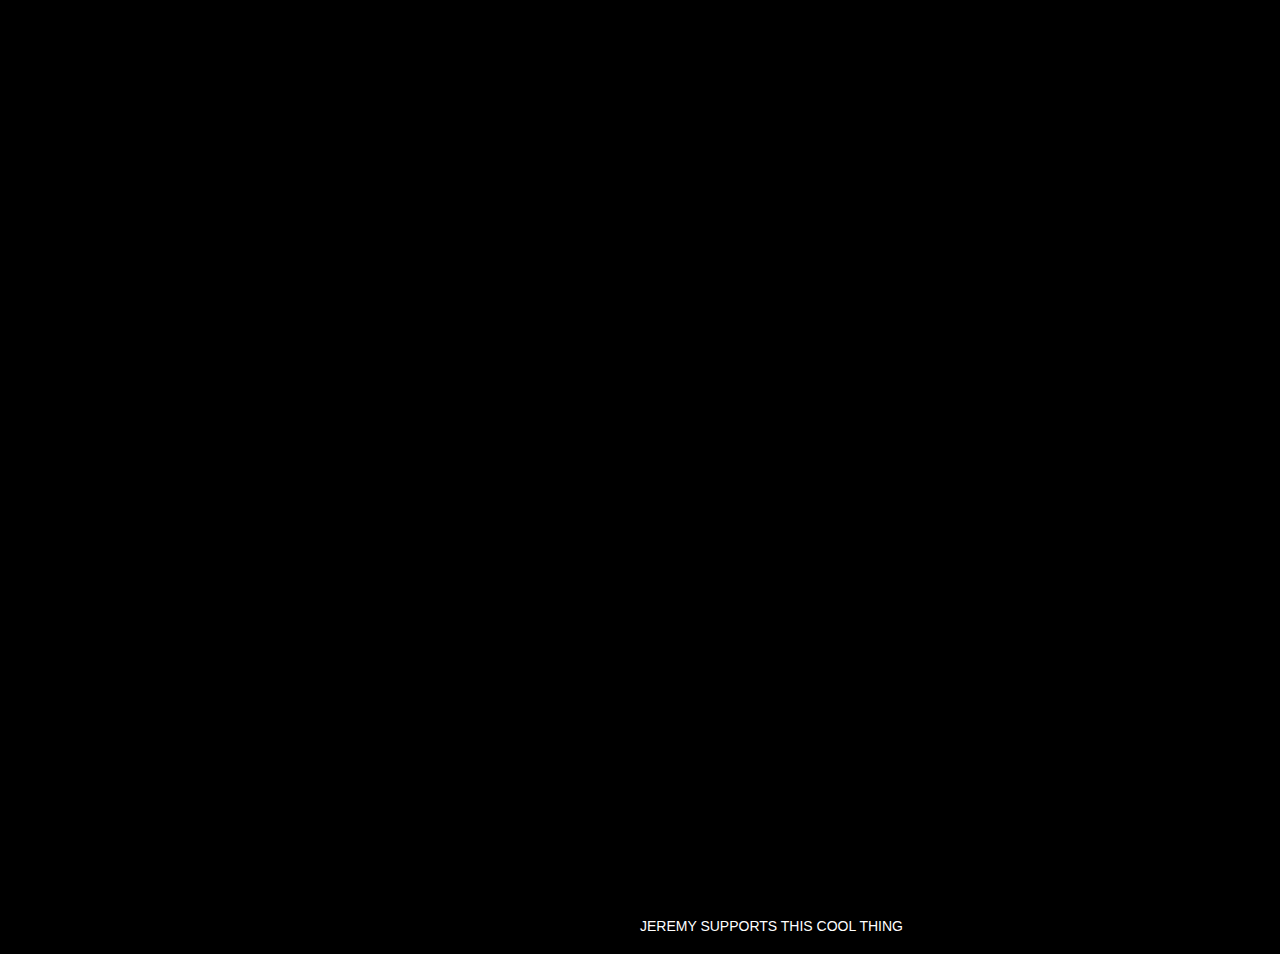
<file: about.html>
<!DOCTYPE html>
<html>
  <head>

    <meta charset="utf-8">
    <meta name="viewport" content="width=device-width, initial-scale=1">
    <link rel="stylesheet" href="https://maxcdn.bootstrapcdn.com/bootstrap/3.3.7/css/bootstrap.min.css" integrity="sha384-BVYiiSIFeK1dGmJRAkycuHAHRg32OmUcww7on3RYdg4Va+PmSTsz/K68vbdEjh4u" crossorigin="anonymous">
    <link href="https://fonts.googleapis.com/css?family=Libre+Baskerville" rel="stylesheet">
    <link rel="stylesheet" href="css/slick.css">
    <link rel="stylesheet" href="css/slick-theme.css">
    <link rel="stylesheet" href="css/styles.css">
    <script
    src="https://code.jquery.com/jquery-3.1.1.js"
    integrity="sha256-16cdPddA6VdVInumRGo6IbivbERE8p7CQR3HzTBuELA="
    crossorigin="anonymous"></script>
    <script type="text/javascript" src="js/slick.min.js"></script>
    <script src="js/jquery.backstretch.min.js"> </script>
    <title>JP HER</title>
  </head>
  <body>
    <div class="loader"></div>
    <div class="about-wrap">
    <div id="menu_display" class="container-fluid">
      <div class="container">
        <div class="row">
          <div class="col-xs-12">
            <img id="menu_close" class="img-responsive" src="img/x.png" alt="close">
          </div>
        </div>
        <div class="row ">
          <div class="col-sm-12 menu-row">
            <ol id="menu">
              <li><a href="people.html">PERSON</a></li>
              <li><a href="place.html">PLACE</a></li>
              <li><a href="thing.html">THING</a></li>
              <li><a href="client.html">CLIENT</a></li>
              <li><a href="about.html">ABOUT</a></li>
            </ol>
          </div>
        </div>
        <div class="row">

        </div>

      </div>  <!-- END CONTAINER -->
    </div> <!-- END FLUID CONTAINER -->


    <header class="container-fluid">
      <div class="container">
        <div class="row nav-row">
          <div class="col-xs-12">
            <img id="camera_menu_click" class="img-responsive" src="img/camera_icon.png" alt="camera">
            <h3 class=""><a href="index.html">Jeremy</a></h3>
            <h3 class=""><a href="index.html">Paul</a></h3>
            <h3 class=""><a href="index.html">Hernandez</a></h2>
            <a href="mailto:thejetboatadventurer@gmail.com?" target="_newtab"><img class="img-responsive mail" src="img/mail.png" alt=""></a>
          </div>
        </div>
      </div>
    </header>
    <div class="container-fluid">
      <div class="container"> <!-- MAIN CONTENT PEOPLE -->
        <div class="row-about">
          <div class="col-xs-12 social-row hidden-xs">
            <a href="https://www.instagram.com/jeremypaulhernandez/" target="_newtab"><img class="img-responsive social" src="img/insta.png" alt=""></a>
            <a href="http://jeremypaulhernandez.tumblr.com/" target="_newtab"><img class="img-responsive social" src="img/tumblr.png" alt=""></a>
          </div>
          <div class="col-sm-6 hidden-xs">
            <p>Jeremy Paul Hernandez is a Photographer based in Portland, Oregon. Primarily working in 35mm and Medium Format Film, Jeremy draws on his background of working in the film industry from his hometown of Los Angeles. Though particularly adaptable to all things visual, he focuses on documentary and portrait photography. Jeremy loves exploring and experimenting with new mediums.</p>

            <h4>FEATURES</h4>
            <br>
            <ul id="feature-link">
              <li><a href="http://www.portlandmercury.com/music/2016/12/07/18731844/my-bodys-fragmented-identities" target="_newtab">MY BODY / THE PORTLAND MERCURY</a></li>
              <li><a href="https://www.youtube.com/watch?v=y1dsFoB8JFk" target="_newtab">CAMERA ON MUSCLE AND MARROW'S <i>Black Hole</i></a></li>
            </ul>
          </div>
          <div class="col-sm-6 jrock">
            <img class="img-responsive" src="img/jph.jpg" alt="">
              <p class="visible-xs">Jeremy Paul Hernandez is a Photographer based in Portland, Oregon. Primarily working in 35mm and Medium Format Film, Jeremy draws on his background of working in the film industry from his hometown of Los Angeles. Though particularly adaptable to all things visual, he focuses on documentary and portrait photography. Jeremy loves exploring and experimenting with new mediums.</p>
              <div class="visible-xs">
                <h4>FEATURES</h4>
                <br>
                <ul id="feature-link">
                  <li><a href="http://www.portlandmercury.com/music/2016/12/07/18731844/my-bodys-fragmented-identities" target="_newtab">MY BODY / THE PORTLAND MERCURY</a></li>
                  <li><a href="https://www.youtube.com/watch?v=y1dsFoB8JFk" target="_newtab">CAMERA ON MUSCLE AND MARROW'S <i>Black Hole</i></a></li>
                </ul>
              </div>
              <h4>THINGS JEREMY LIKES</h4>
              <br>
              <ul id="feature-link">
                <li><a href="#">SOME COOL BANDS</a></li>
                <li><a href="#">THIS COOL VEGAN THING</a></li>
                <li><a href="#">JEREMY SUPPORTS THIS COOL THING</a></li>
              </ul>
              <div class="col-xs-12 social-row visible-xs">
                <a href="https://www.instagram.com/jeremypaulhernandez/" target="_newtab"><img class="img-responsive social" src="img/insta.png" alt=""></a>
                <a href="http://jeremypaulhernandez.tumblr.com/" target="_newtab"><img class="img-responsive social" src="img/tumblr.png" alt=""></a>
              </div>

          </div>
          <!-- <div class="col-sm-6 visible-xs">
            <p>Jeremy Paul Hernandez is Photographer based in Portland, Oregon. Primarily working in 35mm and Medium Format Film. Drawing on a background of working in the film industry in Los Angeles he's particularly adaptable to all things visual. Not wanting to be pigeonholed he would describe his focus as documentary and portrait photography, while always exploring and experimenting with new mediums.</p>
          </div> -->
        </div>
      </div>


    </div>
    <script src="js/scripts.js"> </script>

  </body>
</html>
</file>
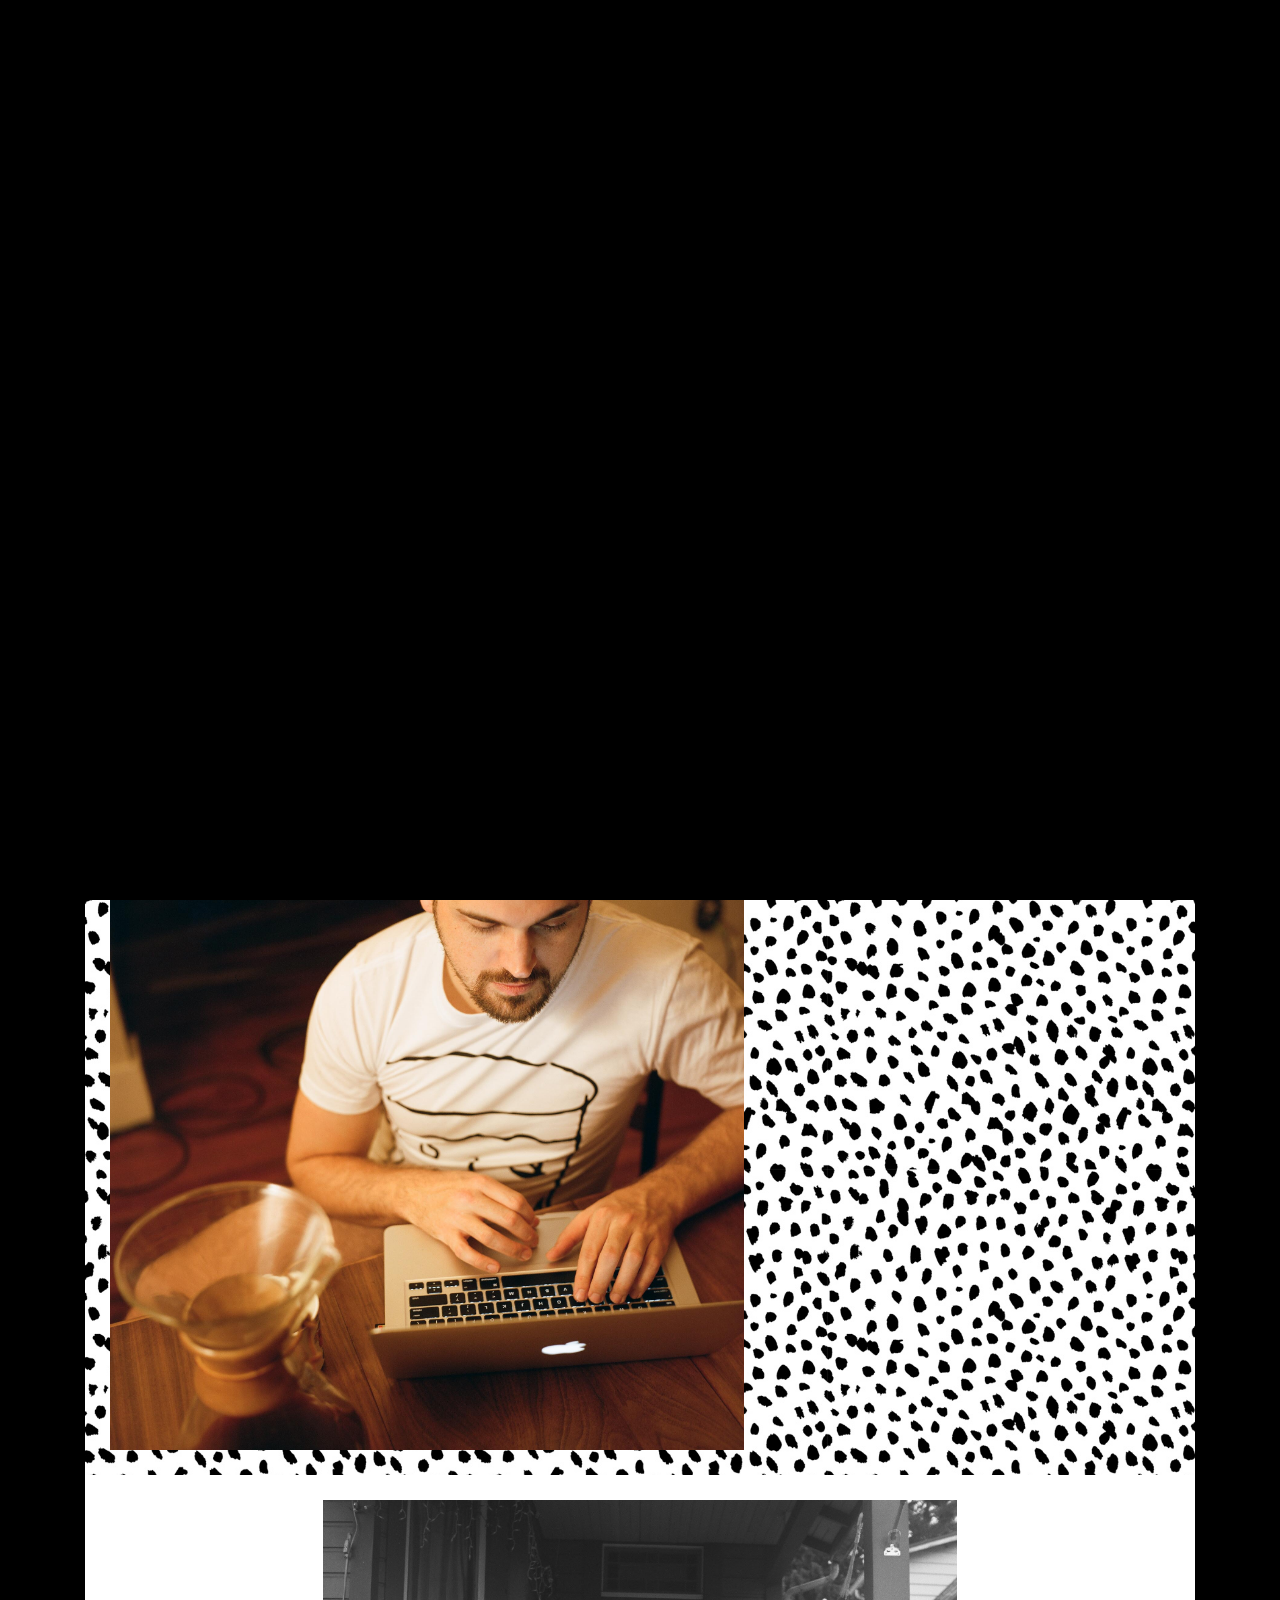
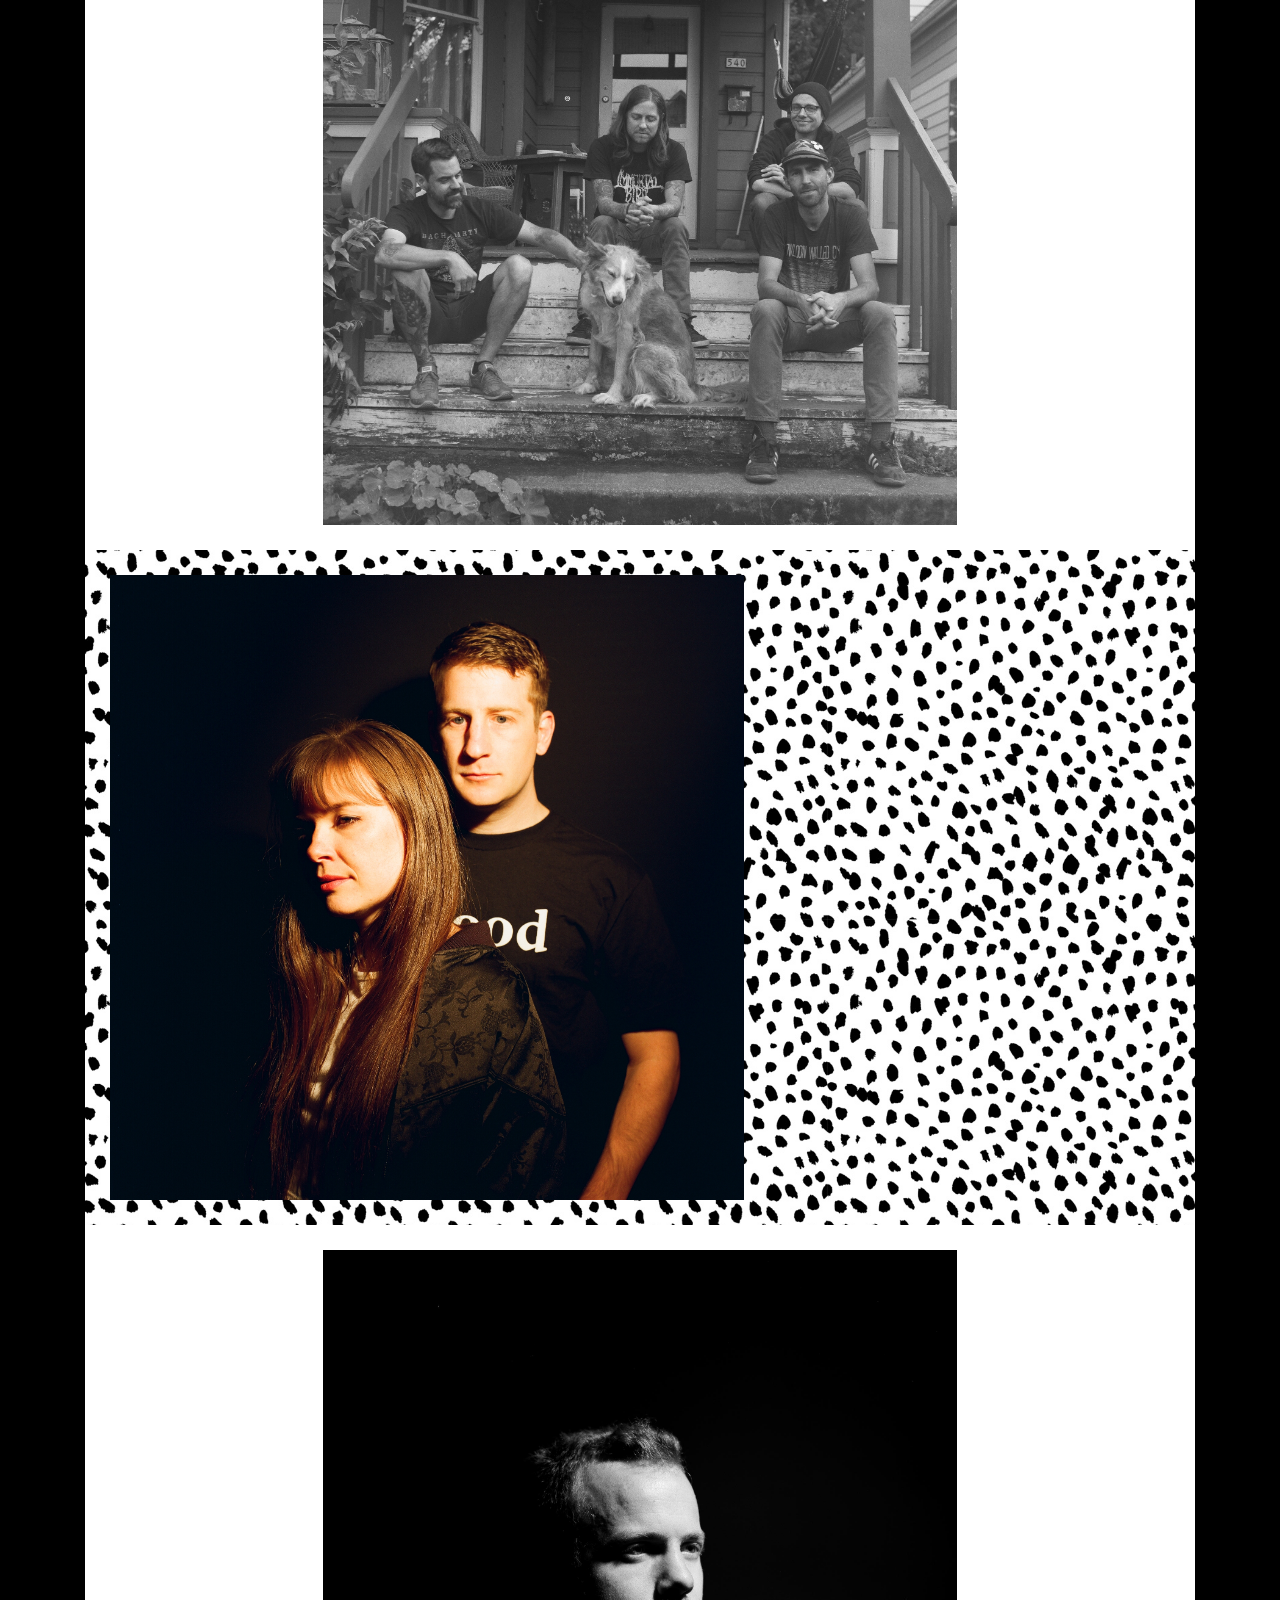
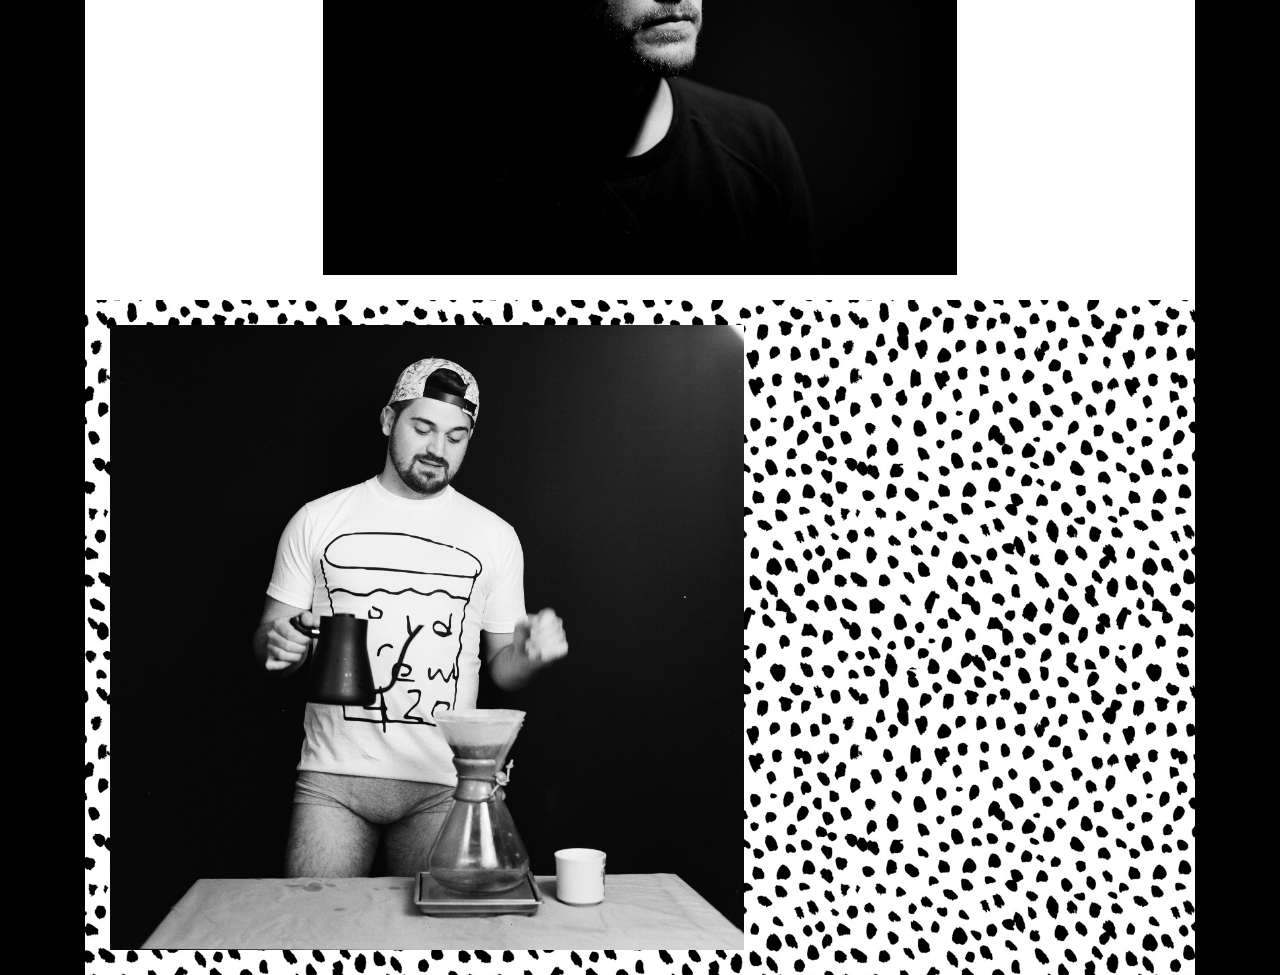
<file: client.html>
<!DOCTYPE html>
<html>
  <head>

    <meta charset="utf-8">
    <meta name="viewport" content="width=device-width, initial-scale=1">
    <link rel="stylesheet" href="https://maxcdn.bootstrapcdn.com/bootstrap/3.3.7/css/bootstrap.min.css" integrity="sha384-BVYiiSIFeK1dGmJRAkycuHAHRg32OmUcww7on3RYdg4Va+PmSTsz/K68vbdEjh4u" crossorigin="anonymous">
    <link href="https://fonts.googleapis.com/css?family=Libre+Baskerville" rel="stylesheet">
    <link rel="stylesheet" href="css/slick.css">
    <link rel="stylesheet" href="css/slick-theme.css">
    <link rel="stylesheet" href="css/styles.css">
    <script
    src="https://code.jquery.com/jquery-3.1.1.js"
    integrity="sha256-16cdPddA6VdVInumRGo6IbivbERE8p7CQR3HzTBuELA="
    crossorigin="anonymous"></script>
    <script type="text/javascript" src="js/slick.min.js"></script>
    <script src="js/jquery.backstretch.min.js"> </script>
    <title>JP HER</title>
  </head>
  <body>
    <div class="loader"></div>
    <div class="client-wrap">
    <div id="menu_display" class="container-fluid">
      <div class="container">
        <div class="row">
          <div class="col-xs-12">
            <img id="menu_close" class="img-responsive" src="img/x.png" alt="close">
          </div>
        </div>
        <div class="row ">
          <div class="col-sm-12 menu-row">
            <ol id="menu">
              <li><a href="people.html">PERSON</a></li>
              <li><a href="place.html">PLACE</a></li>
              <li><a href="thing.html">THING</a></li>
              <li><a href="client.html">CLIENT</a></li>
              <li><a href="about.html">ABOUT</a></li>
            </ol>
          </div>
        </div>
        <div class="row">

        </div>

      </div>  <!-- END CONTAINER -->
    </div> <!-- END FLUID CONTAINER -->


    <header class="container-fluid">
      <div class="container">
        <div class="row nav-row">
          <div class="col-xs-12">
            <h1 class="logo"><a href="index.html">JPH</a></h1>

            <img id="camera_menu_click" class="img-responsive" src="img/camera_icon.png" alt="camera">
          </div>
        </div>
      </div>
    </header>

    <div class="container"> <!-- MAIN CONTENT PEOPLE -->
      <div class="col-sm-12">
        <div class="people">
          <div class="photo photo1">
            <img class="img-responsive" src="img/client/02520002.jpg" alt="">
          </div>
          <div class="photo photo2">
            <img class="img-responsive" src="img/client/97200007.jpg" alt="">
          </div>
          <div class="photo photo1">
            <img class="img-responsive" src="img/client/07990009.jpg" alt="">
          </div>
          <div class="photo photo2">
            <img class="img-responsive" src="img/client/back3.JPG" alt="">
          </div>
          <div class="photo photo1">
            <img class="img-responsive" src="img/client/02520006.jpg" alt="">
          </div>
          <div class="photo photo2">
            <img class="img-responsive" src="img/client/57470008.jpg" alt="">
          </div>
        </div>
      </div>

    </div>

  </div>
  <script src="js/scripts.js"> </script>
  </body>
</html>
</file>
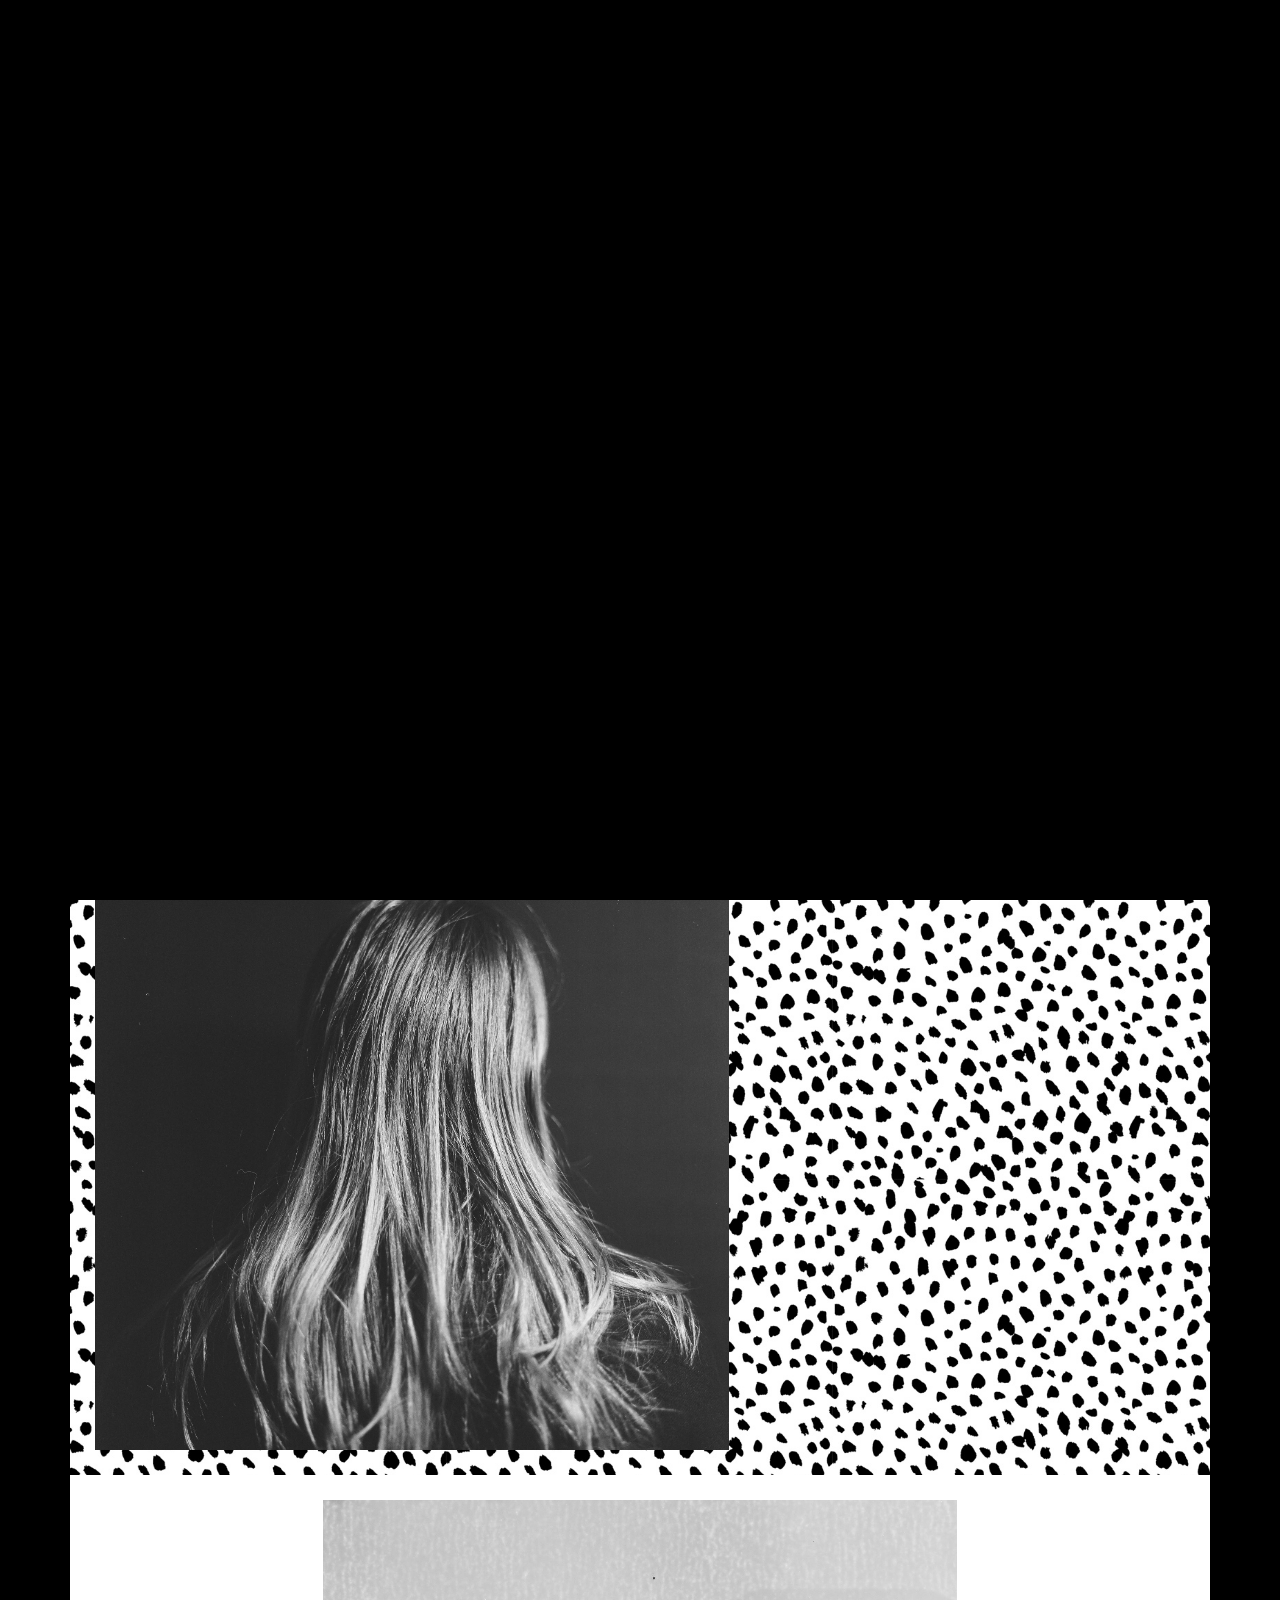
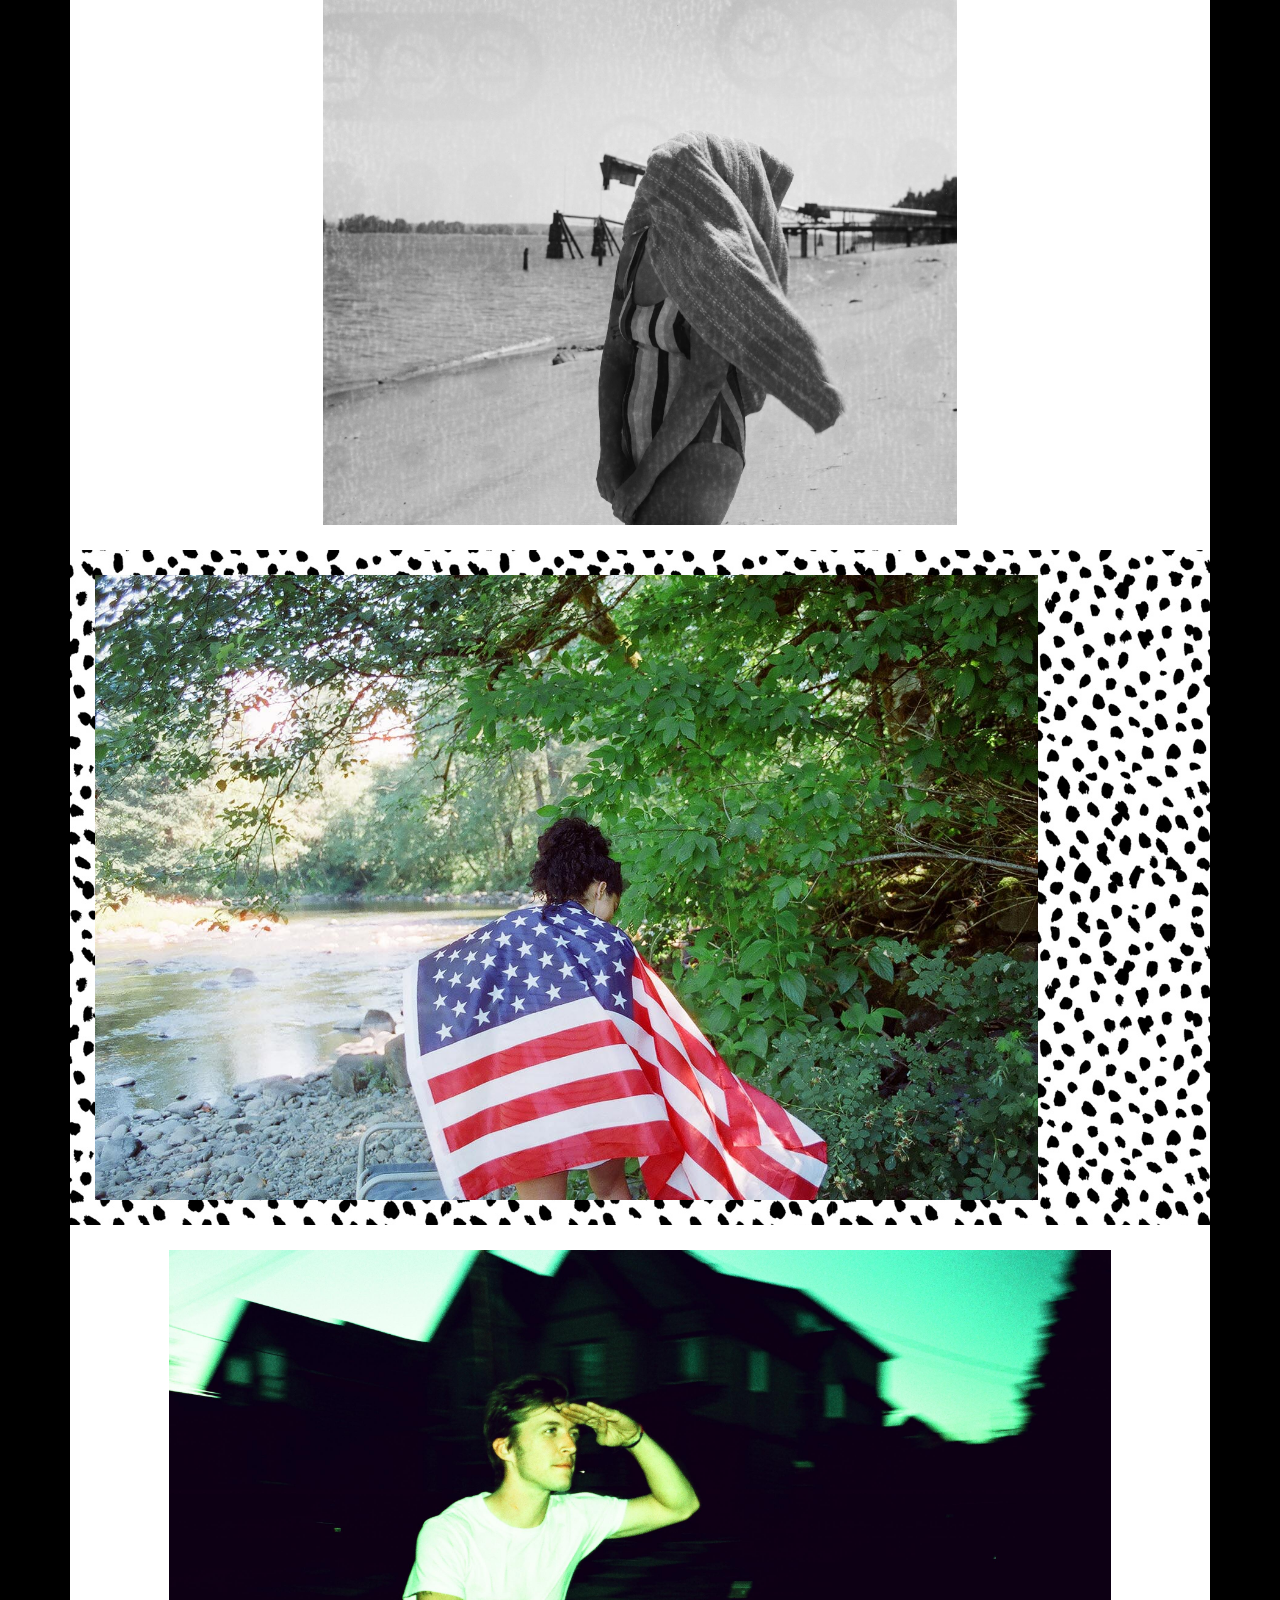
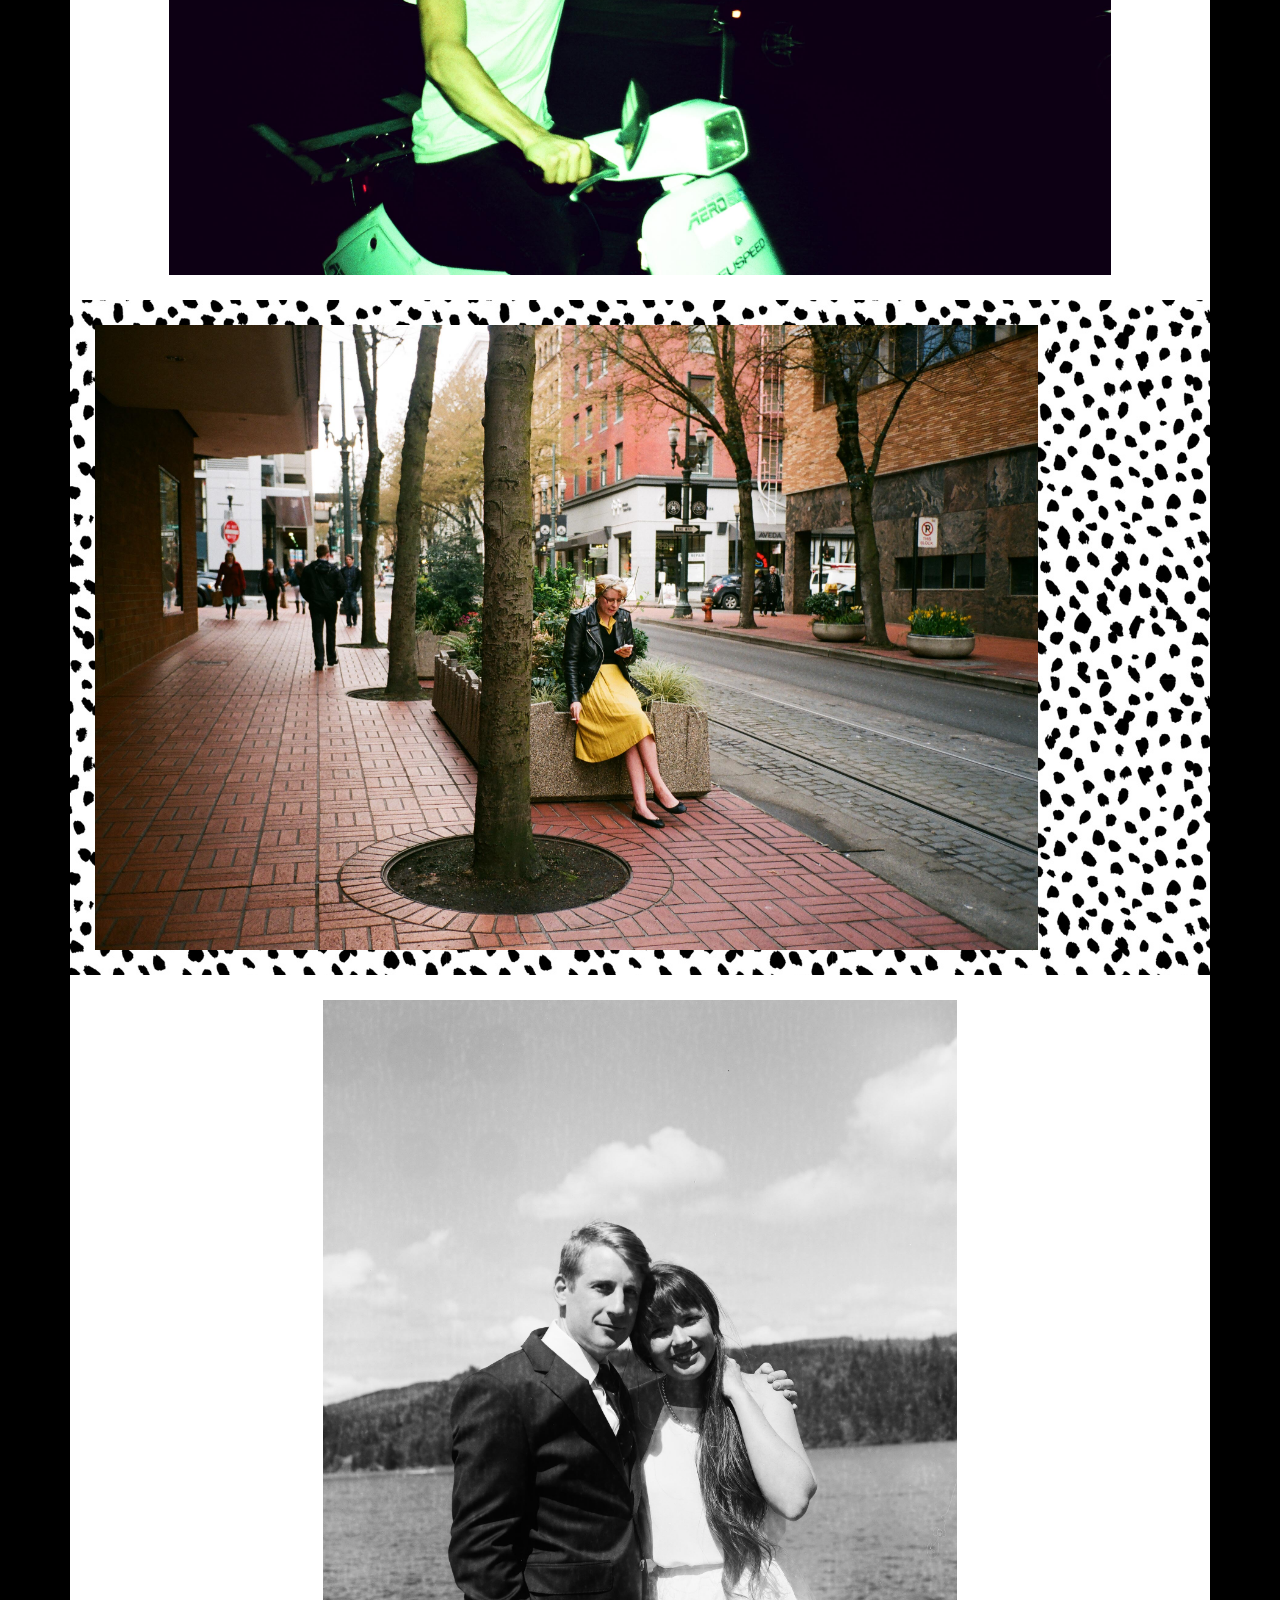
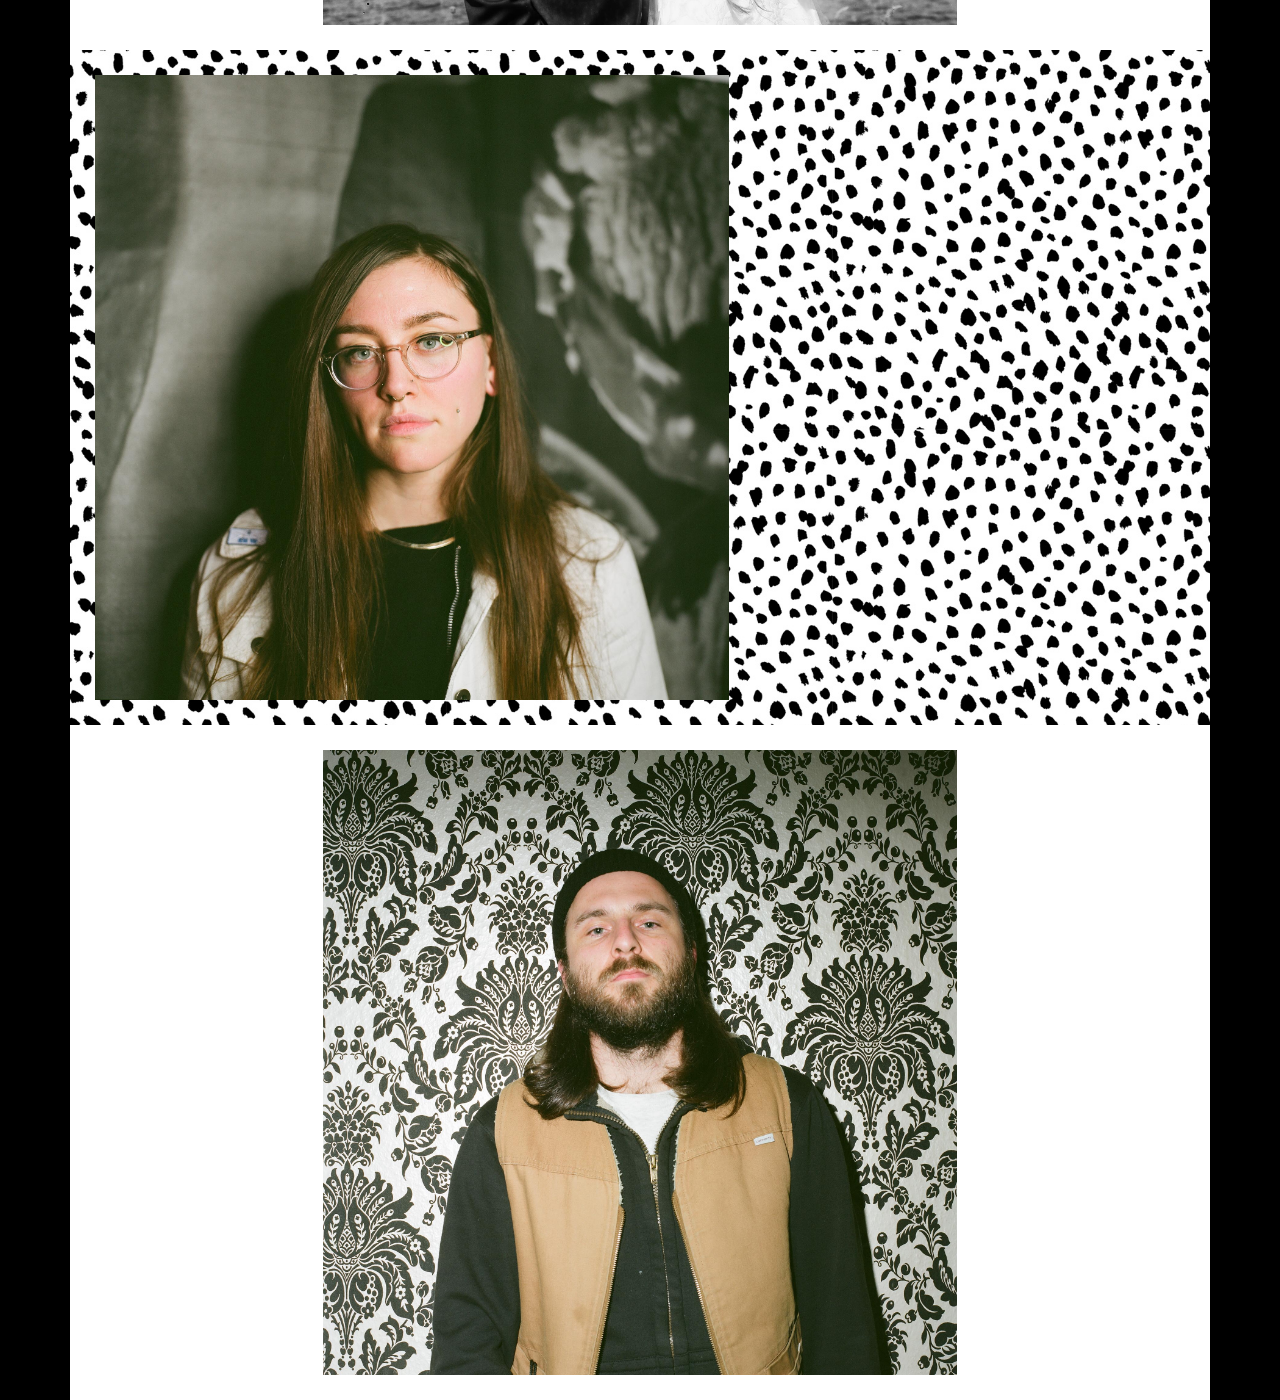
<file: people.html>
<!DOCTYPE html>
<html>
  <head>

    <meta charset="utf-8">
    <meta name="viewport" content="width=device-width, initial-scale=1">
    <link rel="stylesheet" href="https://maxcdn.bootstrapcdn.com/bootstrap/3.3.7/css/bootstrap.min.css" integrity="sha384-BVYiiSIFeK1dGmJRAkycuHAHRg32OmUcww7on3RYdg4Va+PmSTsz/K68vbdEjh4u" crossorigin="anonymous">
    <link href="https://fonts.googleapis.com/css?family=Libre+Baskerville" rel="stylesheet">
    <link rel="stylesheet" href="css/slick.css">
    <link rel="stylesheet" href="css/slick-theme.css">
    <link rel="stylesheet" href="css/styles.css">
    <script
    src="https://code.jquery.com/jquery-3.1.1.js"
    integrity="sha256-16cdPddA6VdVInumRGo6IbivbERE8p7CQR3HzTBuELA="
    crossorigin="anonymous"></script>
    <script type="text/javascript" src="js/slick.min.js"></script>
    <script src="js/jquery.backstretch.min.js"> </script>
    <title>JP HER</title>
  </head>
  <body>
    <div class="loader"></div>
    <div class="people-wrap">
    <div id="menu_display" class="container-fluid">
      <div class="container">
        <div class="row">
          <div class="col-xs-12">
            <img id="menu_close" class="img-responsive" src="img/x.png" alt="close">
          </div>
        </div>
        <div class="row ">
          <div class="col-sm-12 menu-row">
            <ol id="menu">
              <li><a href="people.html">PERSON</a></li>
              <li><a href="place.html">PLACE</a></li>
              <li><a href="thing.html">THING</a></li>
              <li><a href="client.html">CLIENT</a></li>
              <li><a href="about.html">ABOUT</a></li>
            </ol>
          </div>
        </div>
        <div class="row">

        </div>

      </div>  <!-- END CONTAINER -->
    </div> <!-- END FLUID CONTAINER -->


    <header class="container-fluid">
      <div class="container">
        <div class="row nav-row">
          <div class="col-xs-12">
            <h1 class="logo"><a href="index.html">JPH</a></h1>

            <img id="camera_menu_click" class="img-responsive" src="img/camera_icon.png" alt="camera">
          </div>
        </div>
      </div>
    </header>

    <div class="container"> <!-- MAIN CONTENT PEOPLE -->
      <div class="col-sm-12">
        <div class="people">
          <div class="photo photo1">
            <img class="img-responsive" src="img/people/13460384.jpg" alt="">
          </div>
          <div class="photo photo2">
            <img class="img-responsive" src="img/people/37890003.jpg" alt="">
          </div>
          <div class="photo photo1">
            <img class="img-responsive" src="img/people/88330007.jpg" alt="">
          </div>
          <div class="photo photo2">
            <img class="img-responsive" src="img/people/36480026.jpg" alt="">
          </div>
          <div class="photo photo1">
            <img class="img-responsive" src="img/people/36980010.jpg" alt="">
          </div>
          <div class="photo photo2">
            <img class="img-responsive" src="img/people/85820004.jpg" alt="">
          </div>
          <div class="photo photo1">
            <img class="img-responsive" src="img/people/88330009.jpg" alt="">
          </div>
          <div class="photo photo2">
            <img class="img-responsive" src="img/people/90040002.jpg" alt="">
          </div>
          <div class="photo photo1">
            <img class="img-responsive" src="img/people/90040004.jpg" alt="">
          </div>
        </div>
      </div>

    </div>

  </div>
  <script src="js/scripts.js"> </script>

  </body>
</html>
</file>
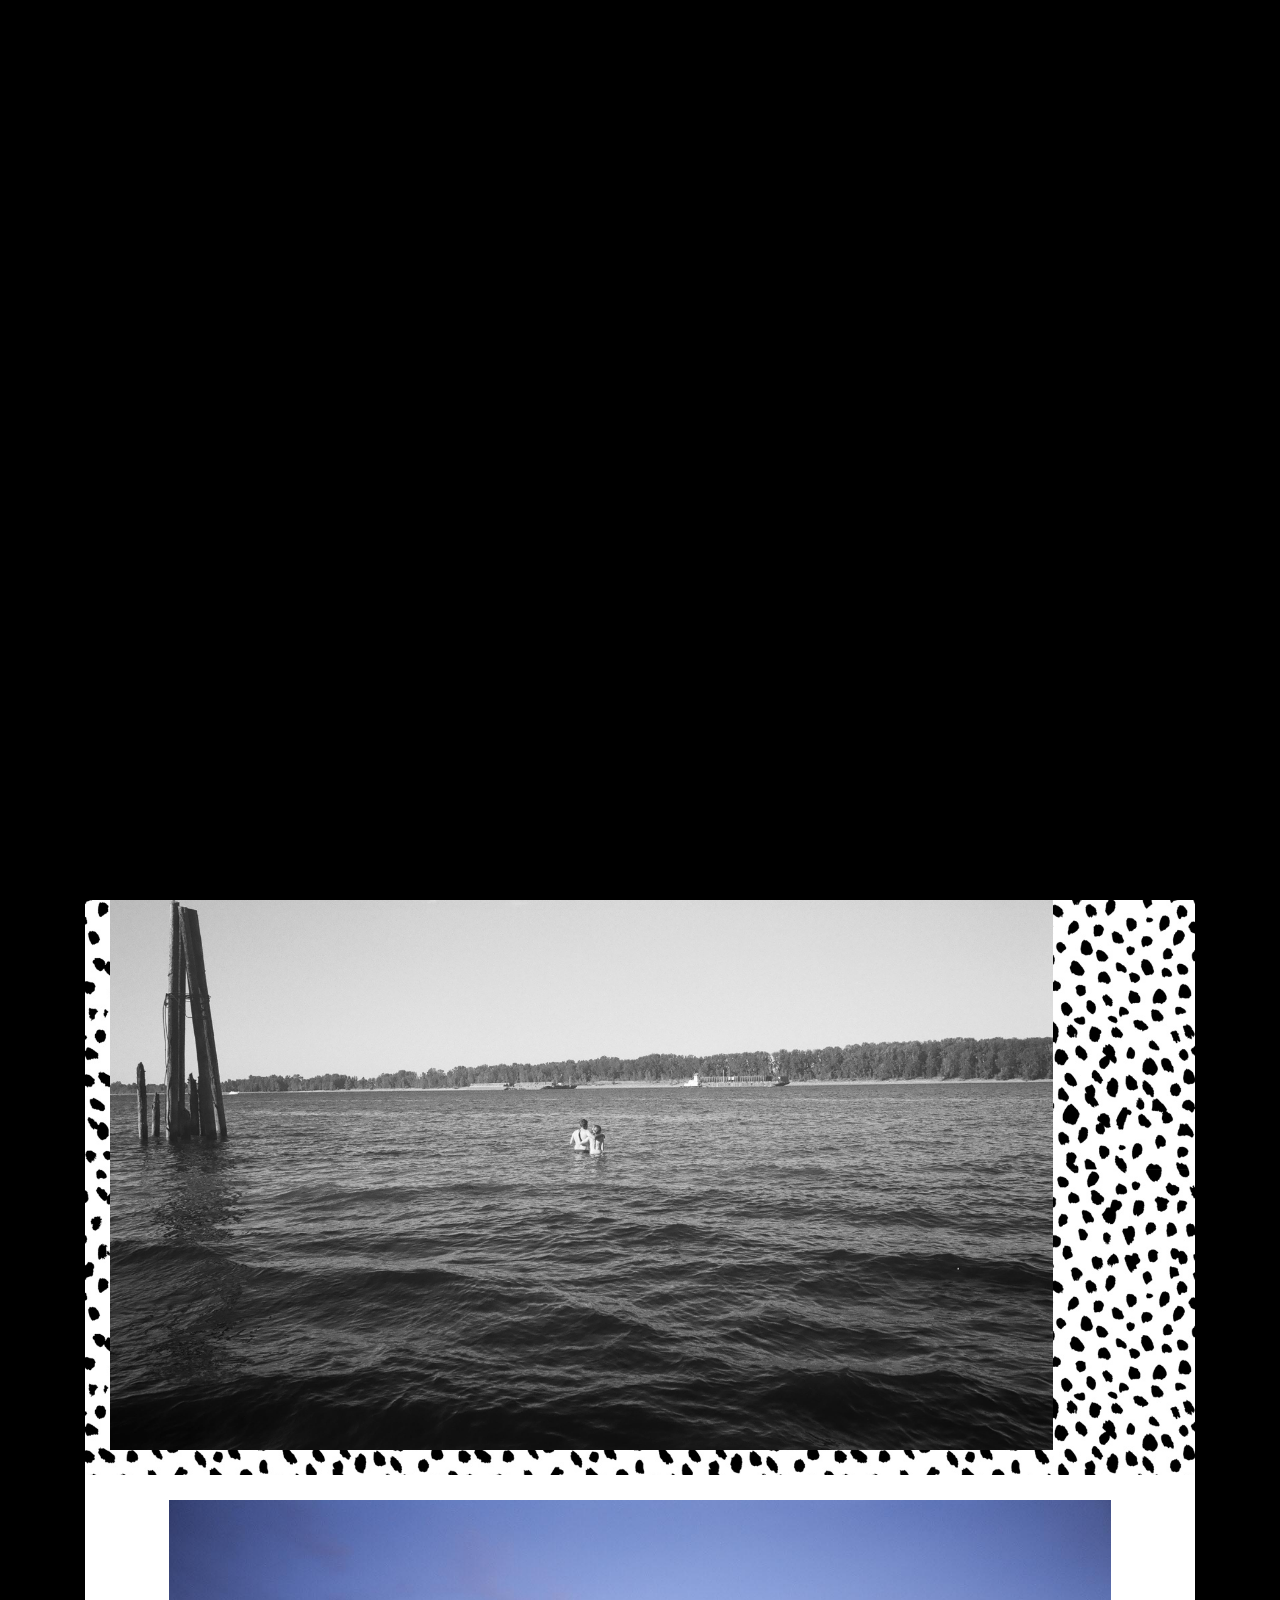
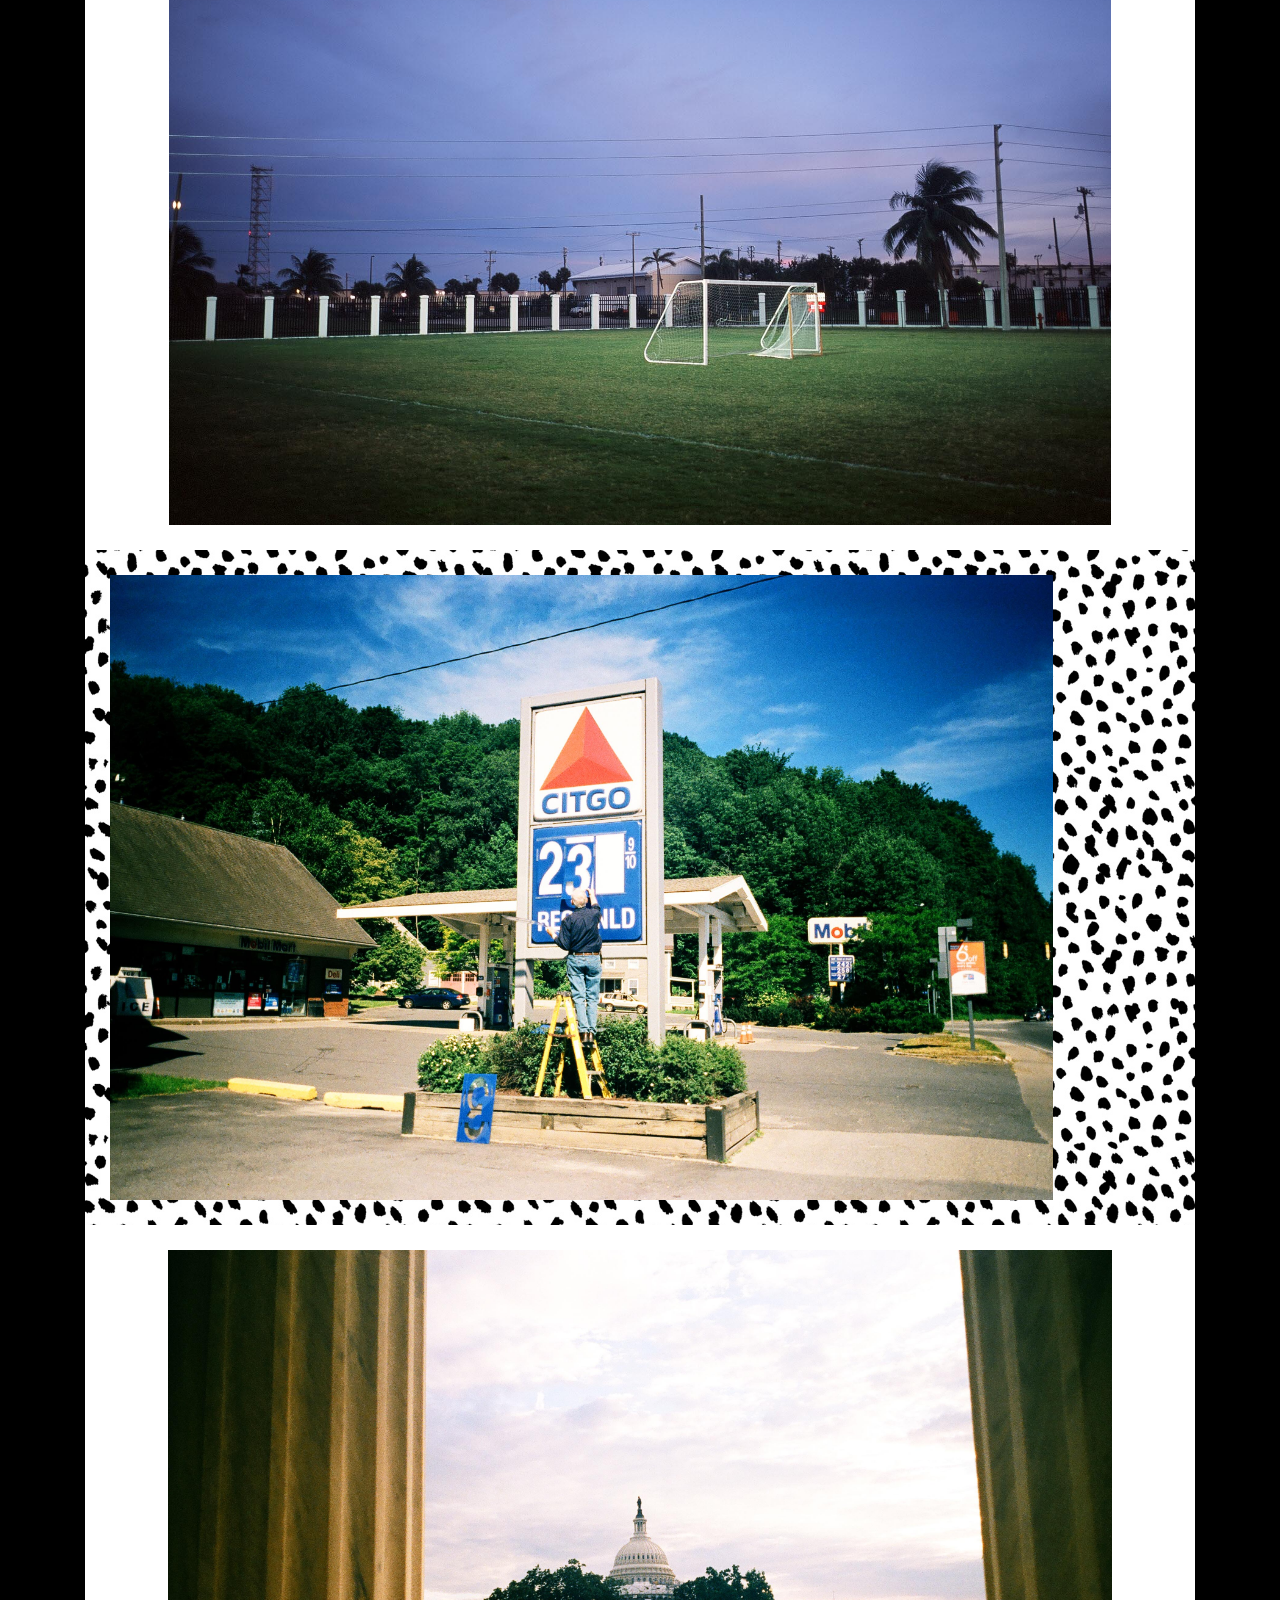
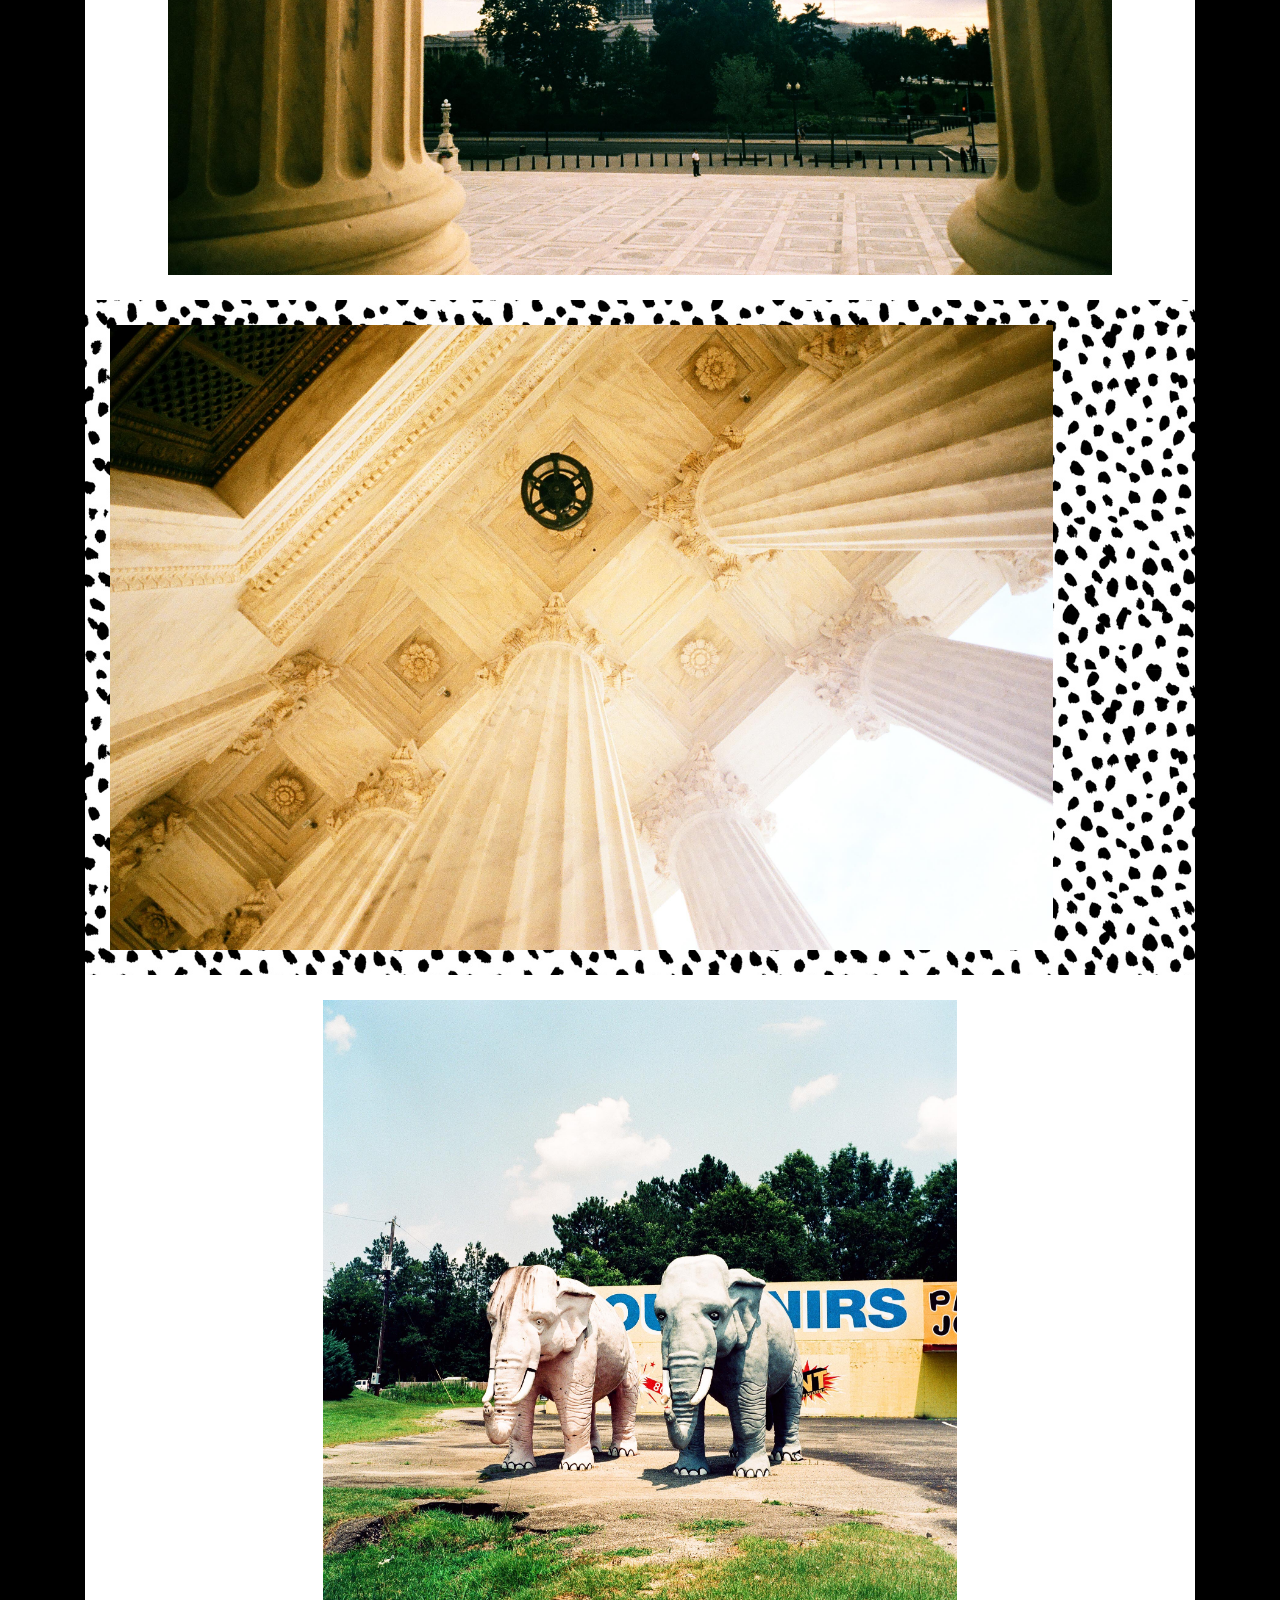
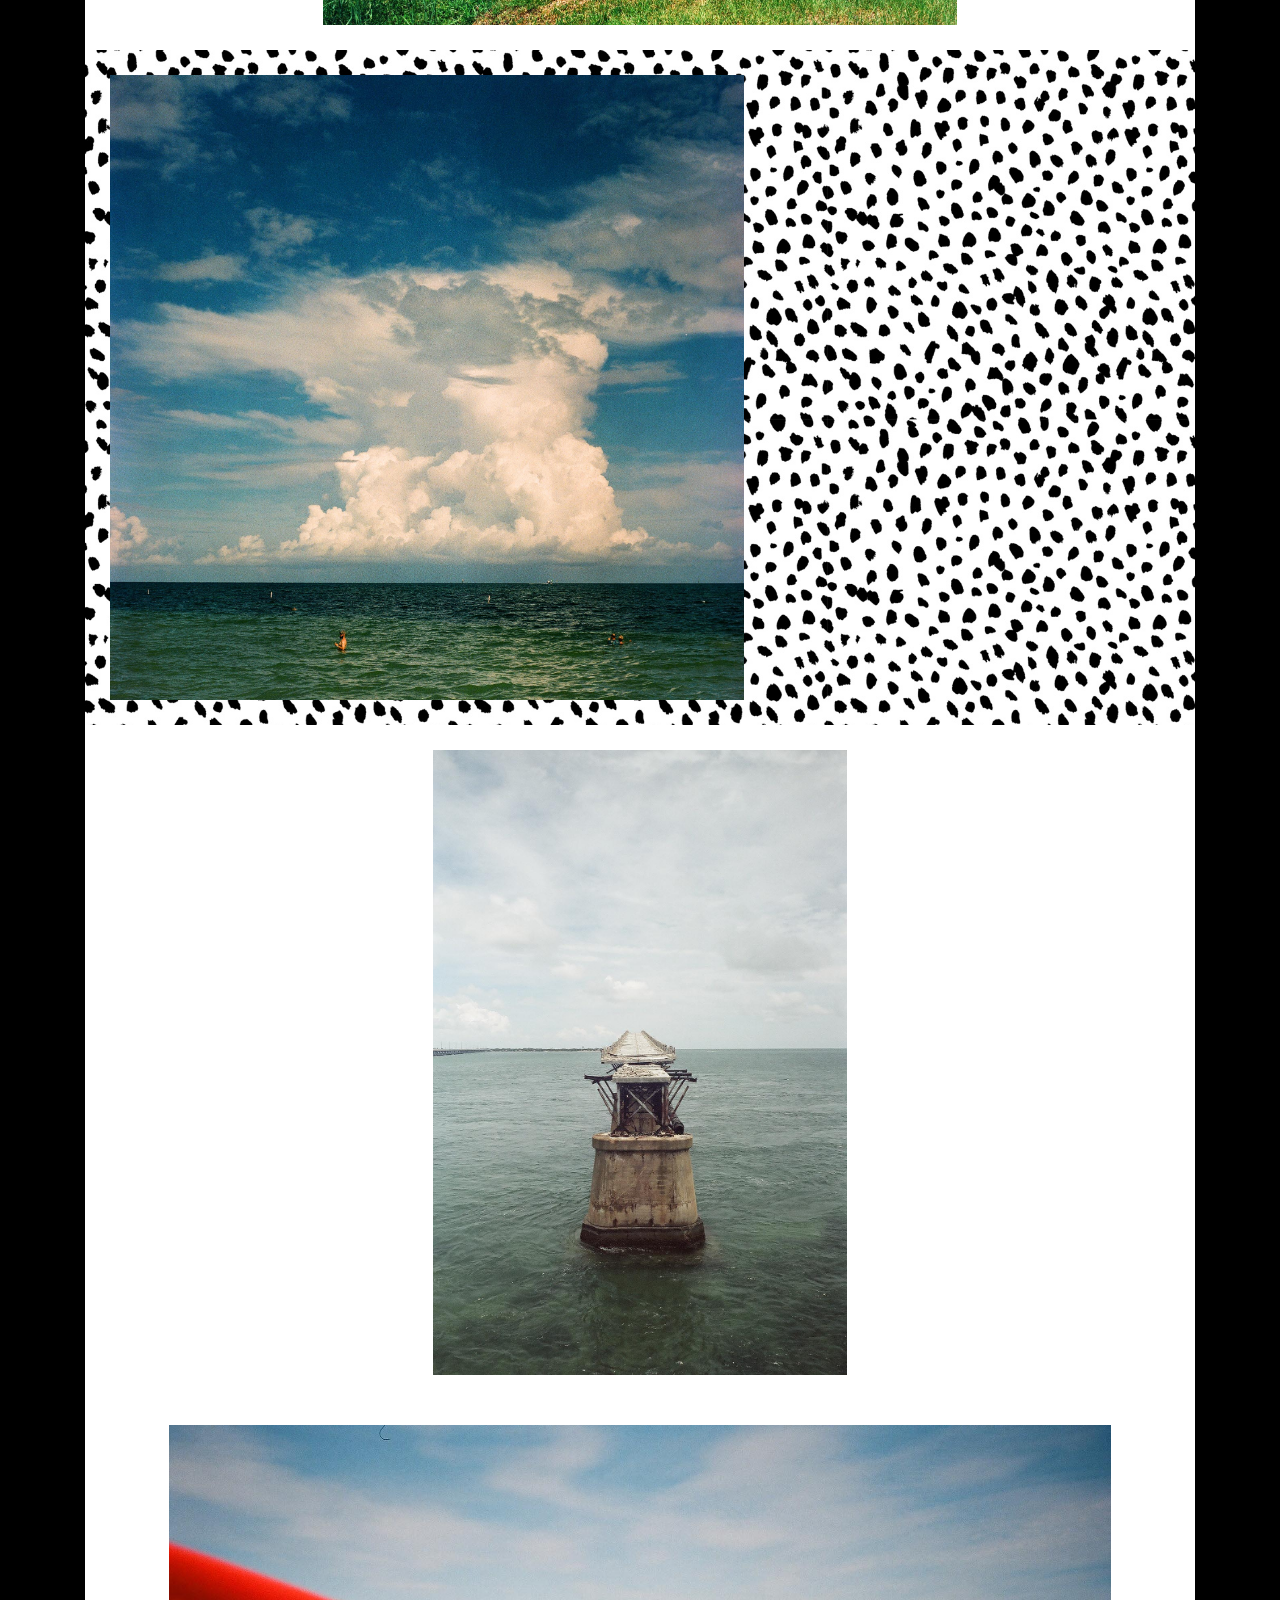
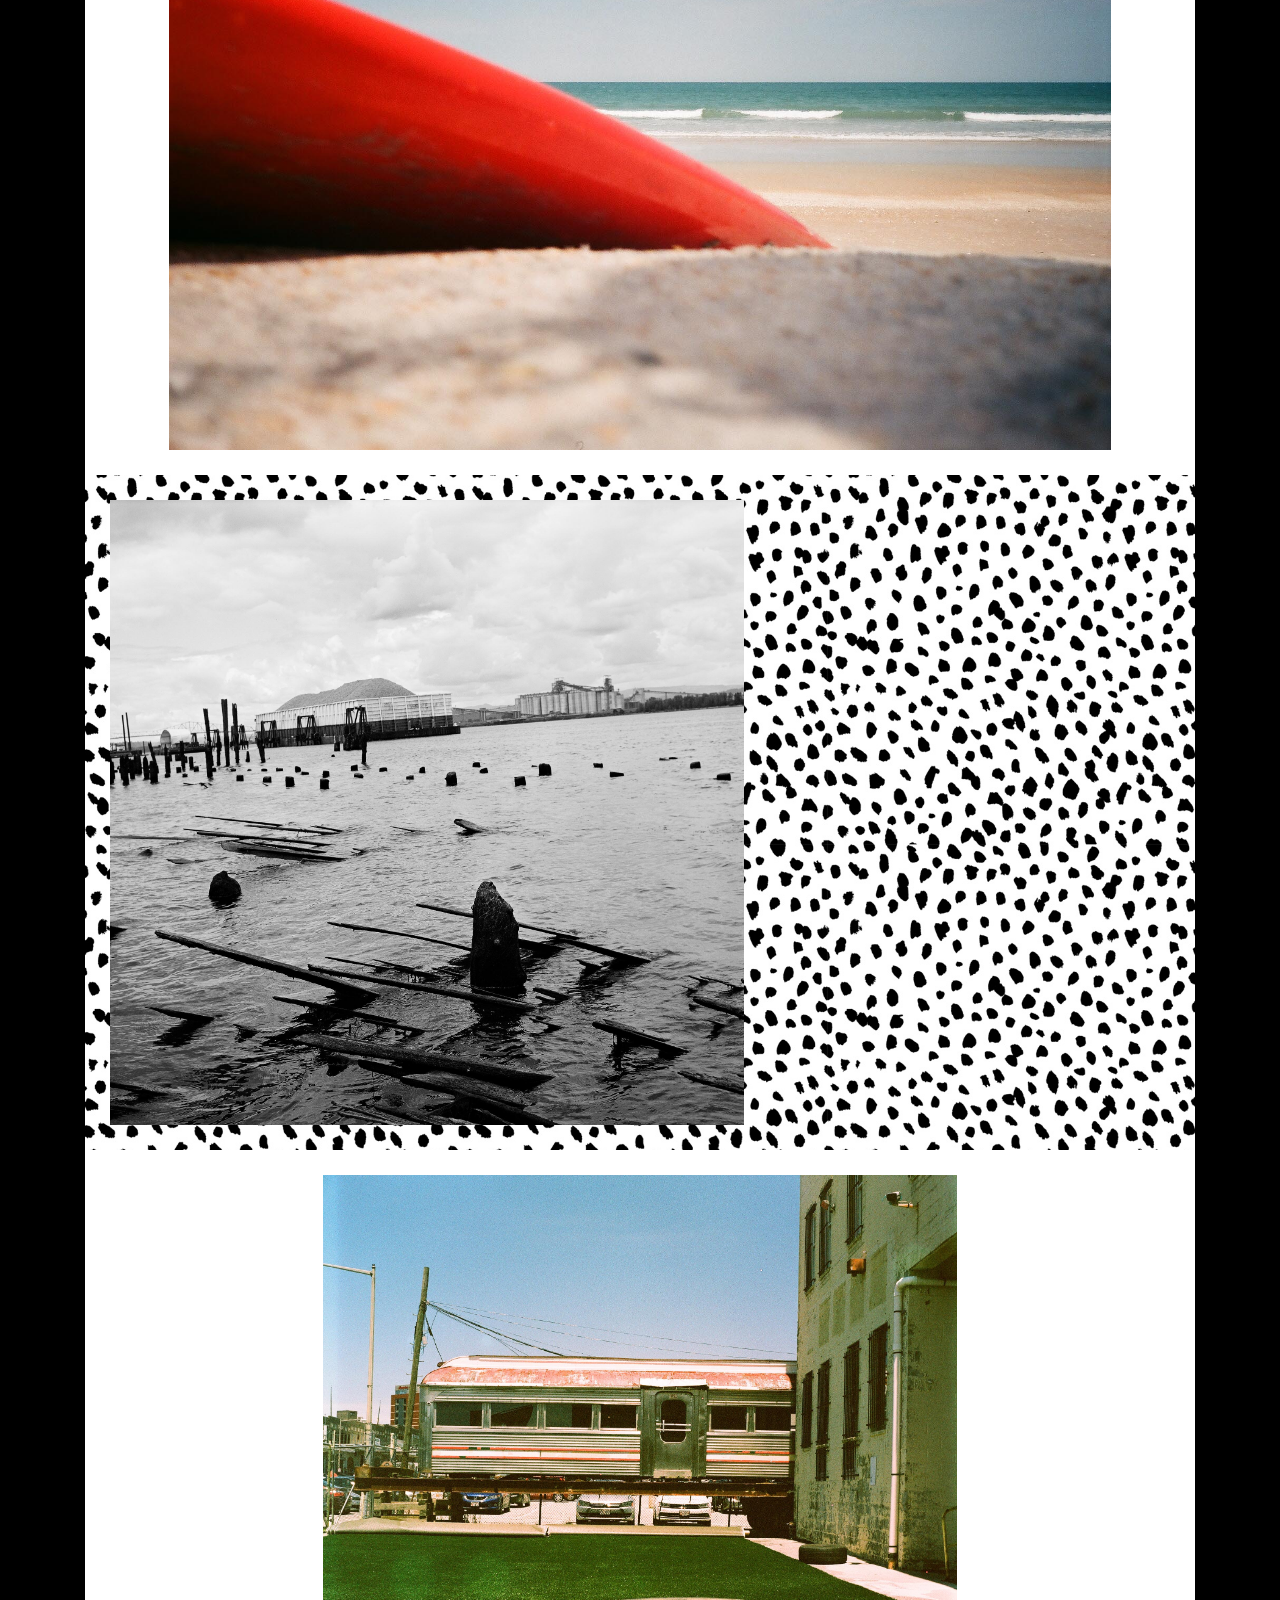
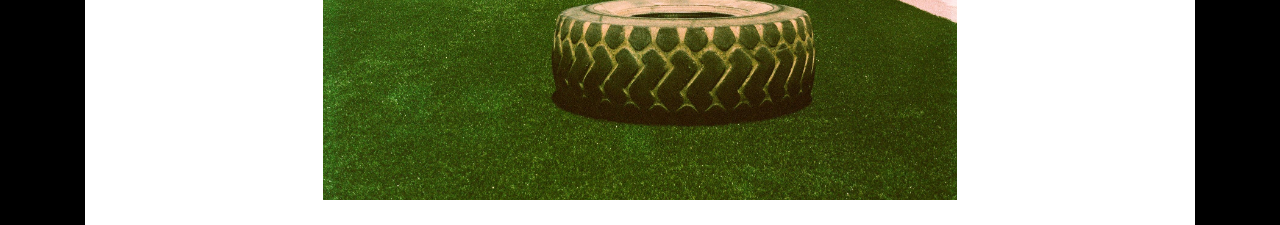
<file: place.html>
<!DOCTYPE html>
<html>
  <head>

    <meta charset="utf-8">
    <meta name="viewport" content="width=device-width, initial-scale=1">
    <link rel="stylesheet" href="https://maxcdn.bootstrapcdn.com/bootstrap/3.3.7/css/bootstrap.min.css" integrity="sha384-BVYiiSIFeK1dGmJRAkycuHAHRg32OmUcww7on3RYdg4Va+PmSTsz/K68vbdEjh4u" crossorigin="anonymous">
    <link href="https://fonts.googleapis.com/css?family=Libre+Baskerville" rel="stylesheet">
    <link rel="stylesheet" href="css/slick.css">
    <link rel="stylesheet" href="css/slick-theme.css">
    <link rel="stylesheet" href="css/styles.css">
    <script
    src="https://code.jquery.com/jquery-3.1.1.js"
    integrity="sha256-16cdPddA6VdVInumRGo6IbivbERE8p7CQR3HzTBuELA="
    crossorigin="anonymous"></script>
    <script type="text/javascript" src="js/slick.min.js"></script>
    <script src="js/jquery.backstretch.min.js"> </script>
    <title>JP HER</title>
  </head>
  <body>
    <div class="loader"></div>
    <div class="place-wrap">
    <div id="menu_display" class="container-fluid">
      <div class="container">
        <div class="row">
          <div class="col-xs-12">
            <img id="menu_close" class="img-responsive" src="img/x.png" alt="close">
          </div>
        </div>
        <div class="row ">
          <div class="col-sm-12 menu-row">
            <ol id="menu">
              <li><a href="people.html">PERSON</a></li>
              <li><a href="place.html">PLACE</a></li>
              <li><a href="thing.html">THING</a></li>
              <li><a href="client.html">CLIENT</a></li>
              <li><a href="about.html">ABOUT</a></li>
            </ol>
          </div>
        </div>
        <div class="row">

        </div>

      </div>  <!-- END CONTAINER -->
    </div> <!-- END FLUID CONTAINER -->


    <header class="container-fluid">
      <div class="container">
        <div class="row nav-row">
          <div class="col-xs-12">
            <h1 class="logo"><a href="index.html">JPH</a></h1>
            <img id="camera_menu_click" class="img-responsive" src="img/camera_icon.png" alt="camera">
          </div>
        </div>
      </div>
    </header>

    <div class="container"> <!-- MAIN CONTENT PEOPLE -->
      <div class="col-sm-12">
        <div class="people">
          <div class="photo photo1">
            <img class="img-responsive" src="img/place/07980026.jpg" alt="">
          </div>
          <div class="photo photo2">
            <img class="img-responsive" src="img/place/07980037.jpg" alt="">
          </div>
          <div class="photo photo1">
            <img class="img-responsive" src="img/place/23300018.jpg" alt="">
          </div>
          <div class="photo photo2">
            <img class="img-responsive" src="img/place/30110008.jpg" alt="">
          </div>
          <div class="photo photo1">
            <img class="img-responsive" src="img/place/30110035.jpg" alt="">
          </div>
          <div class="photo photo2">
            <img class="img-responsive" src="img/place/30110036.jpg" alt="">
          </div>
          <div class="photo photo1">
            <img class="img-responsive" src="img/place/37010009.jpg" alt="">
          </div>
          <div class="photo photo2">
            <img class="img-responsive" src="img/place/37020009.jpg" alt="">
          </div>
          <div class="photo photo1">
            <img class="img-responsive" src="img/place/57810022.jpg" alt="">
          </div>
          <div class="photo photo1">
            <img class="img-responsive" src="img/place/92700031.jpg" alt="">
          </div>
          <div class="photo photo2">
            <img class="img-responsive" src="img/place/94860010.jpg" alt="">
          </div>
          <div class="photo photo1">
            <img class="img-responsive" src="img/place/95900010.jpg" alt="">
          </div>
        </div>
      </div>

    </div>

  </div>
  <script src="js/scripts.js"> </script>
  </body>
</html>
</file>
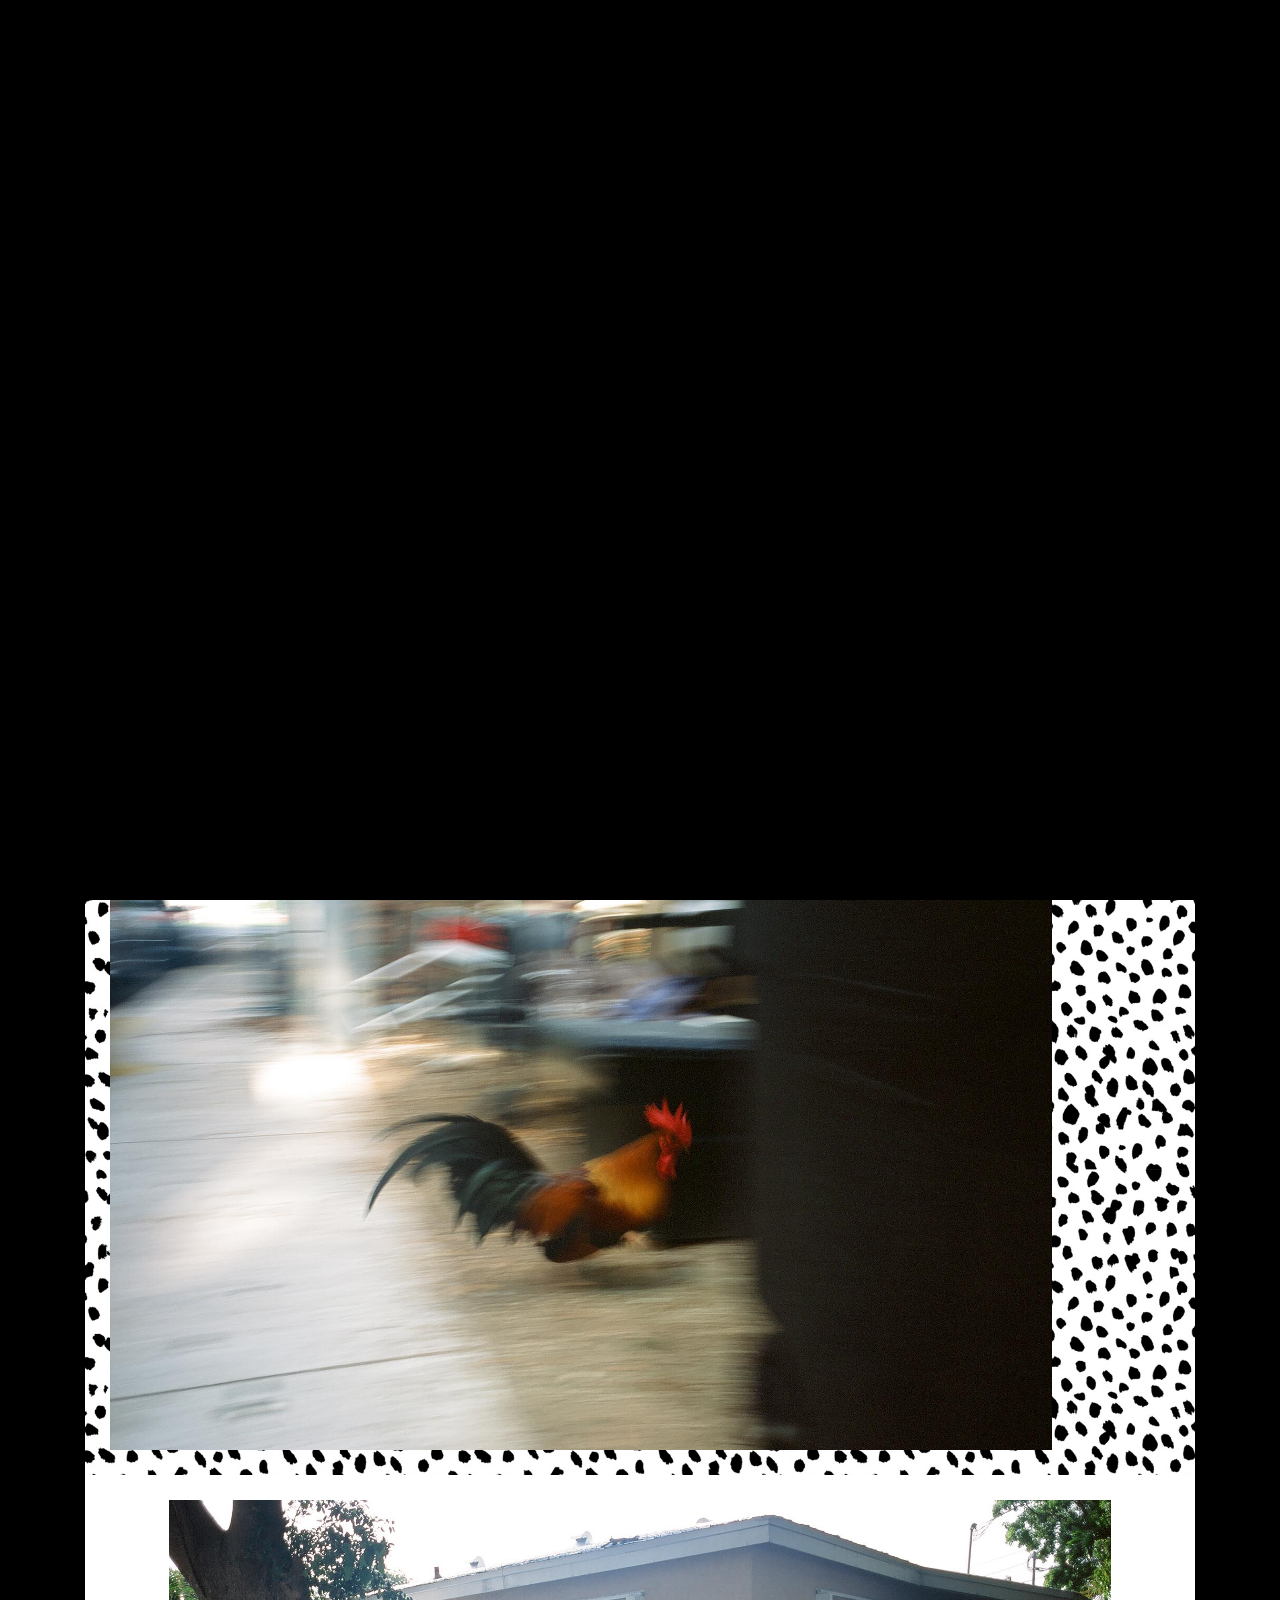
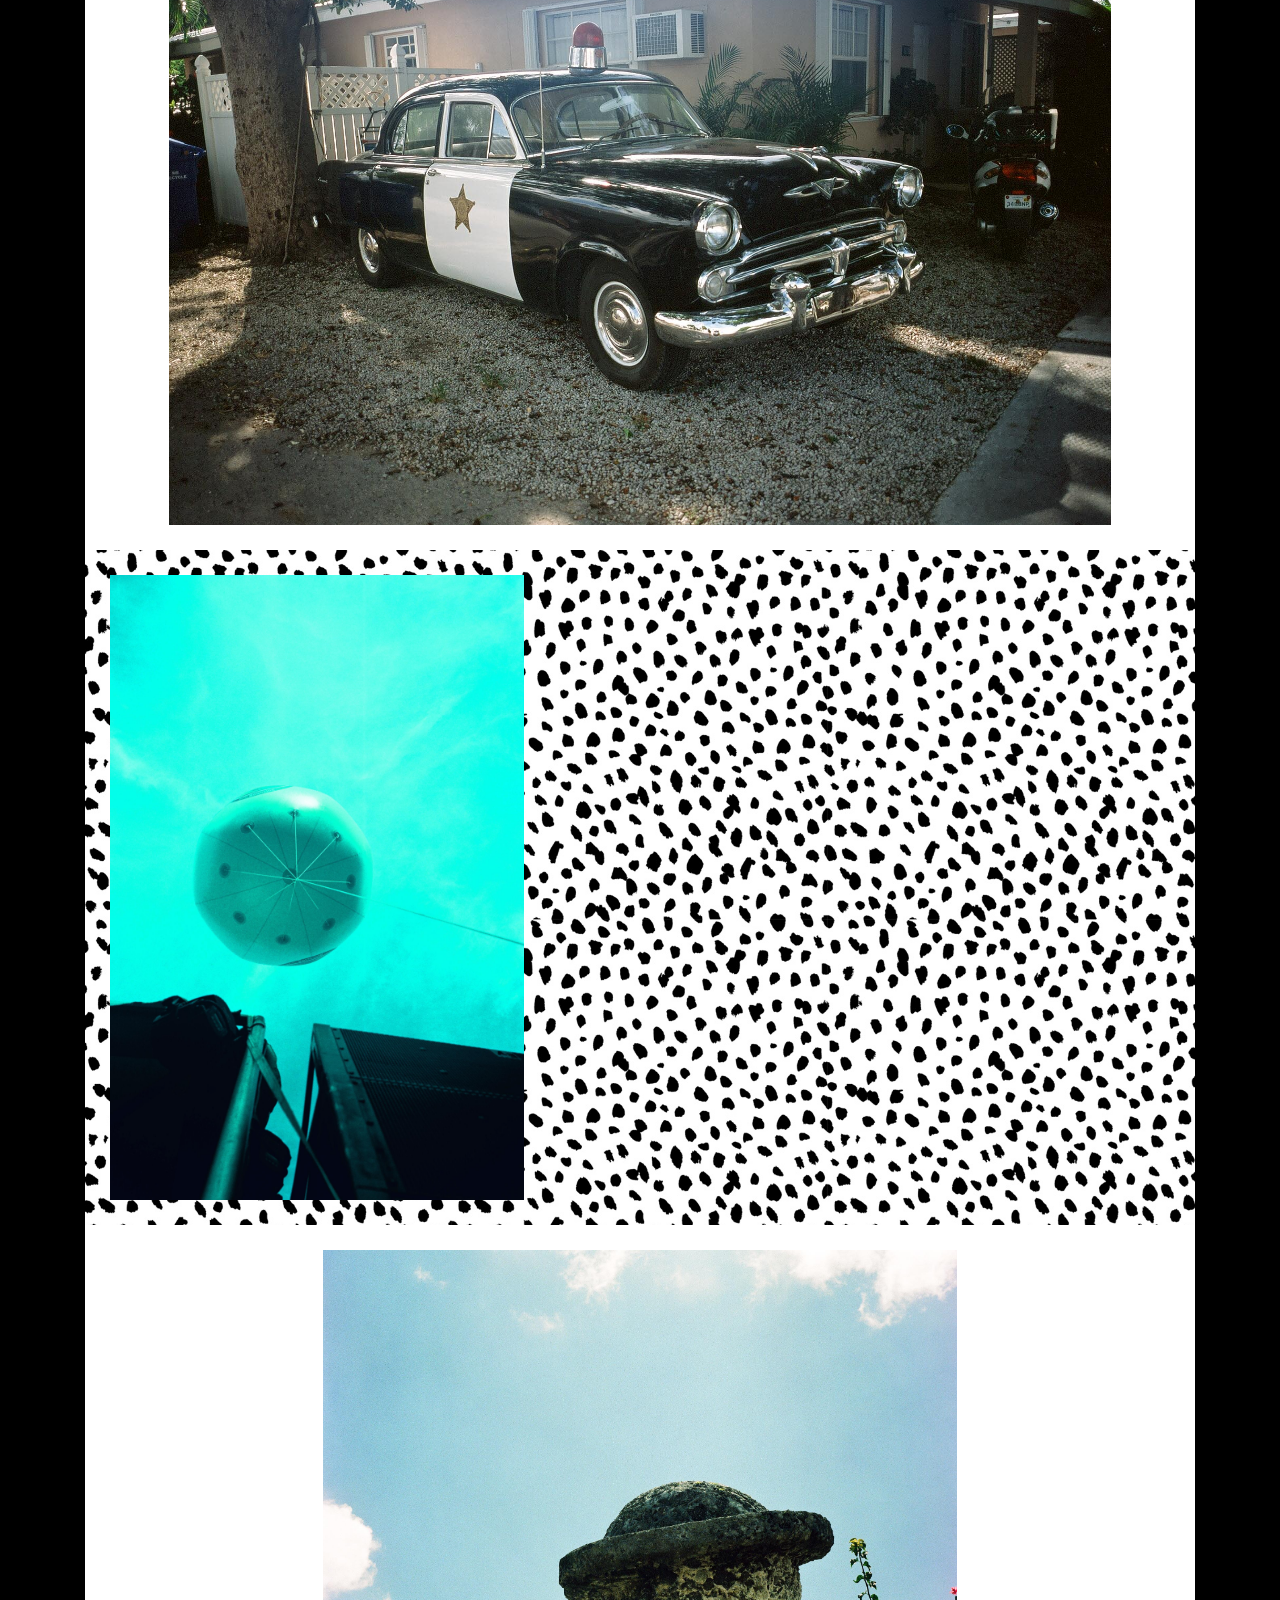
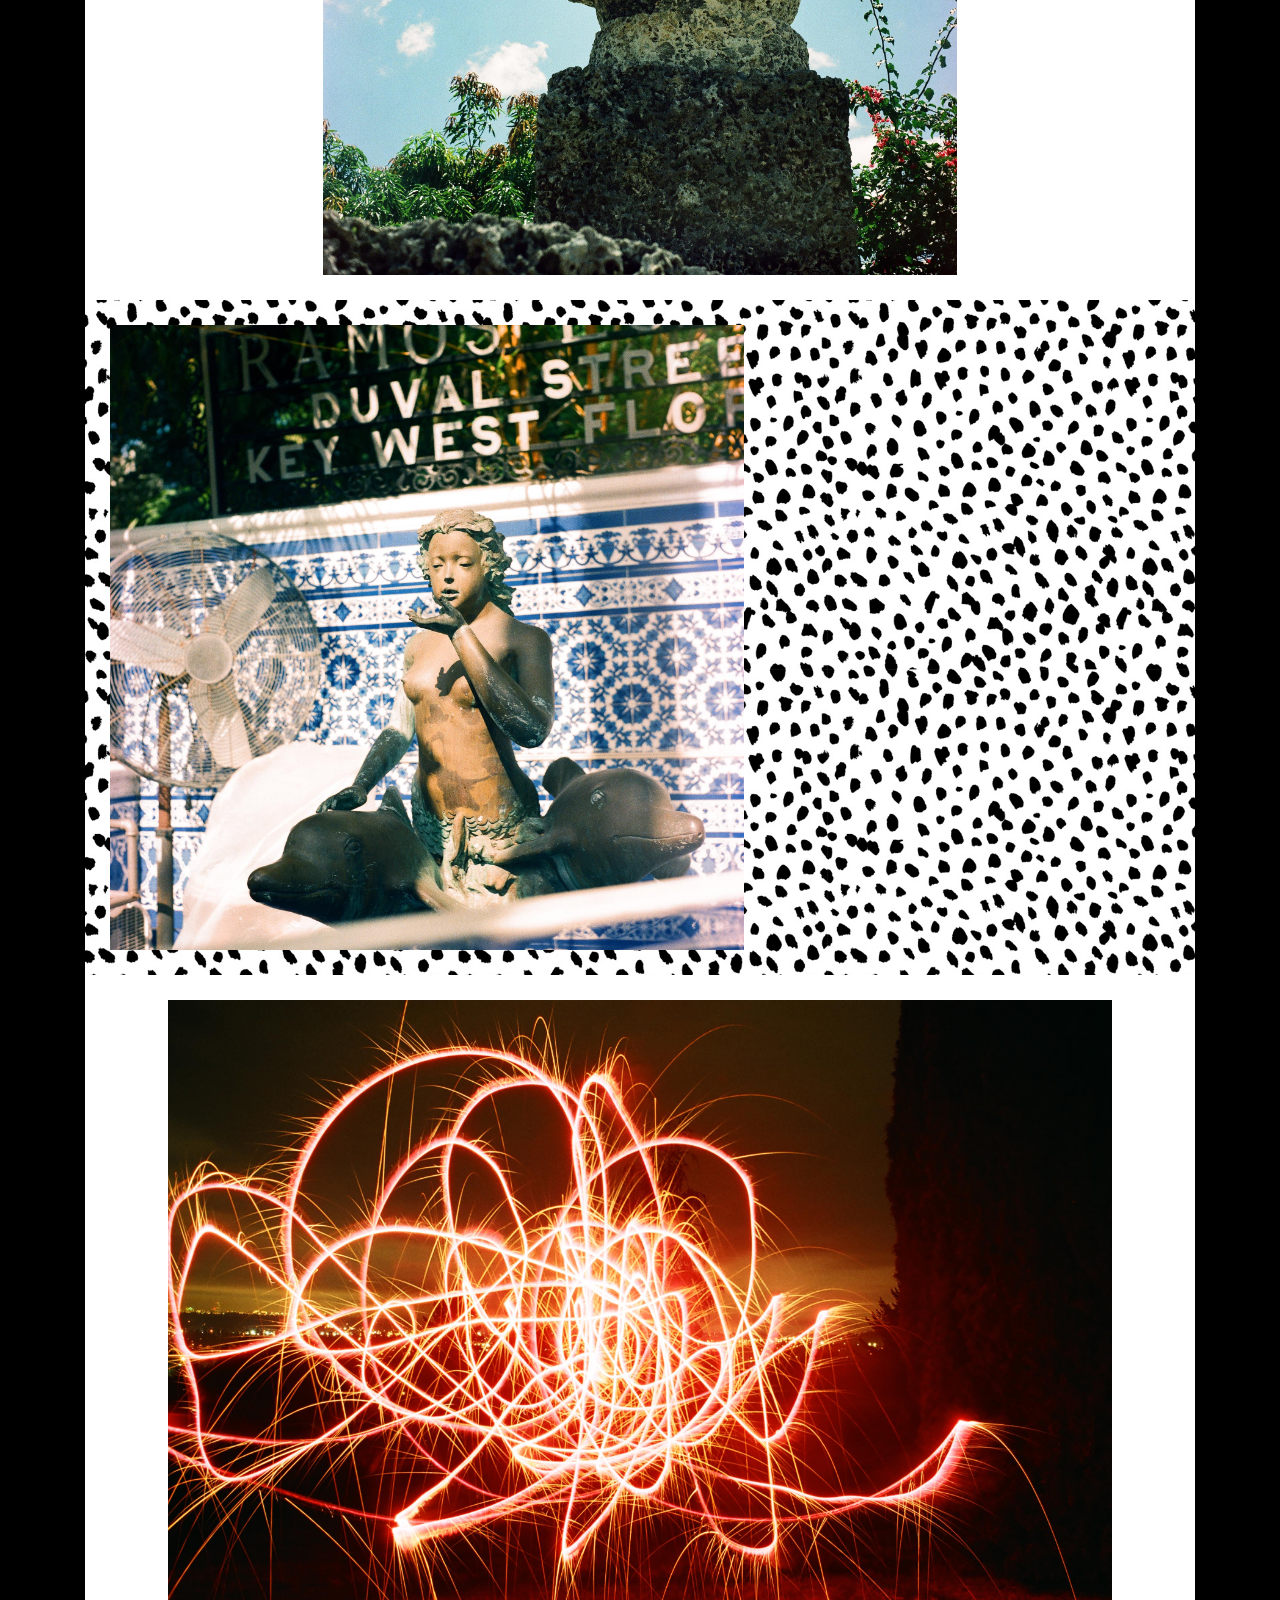
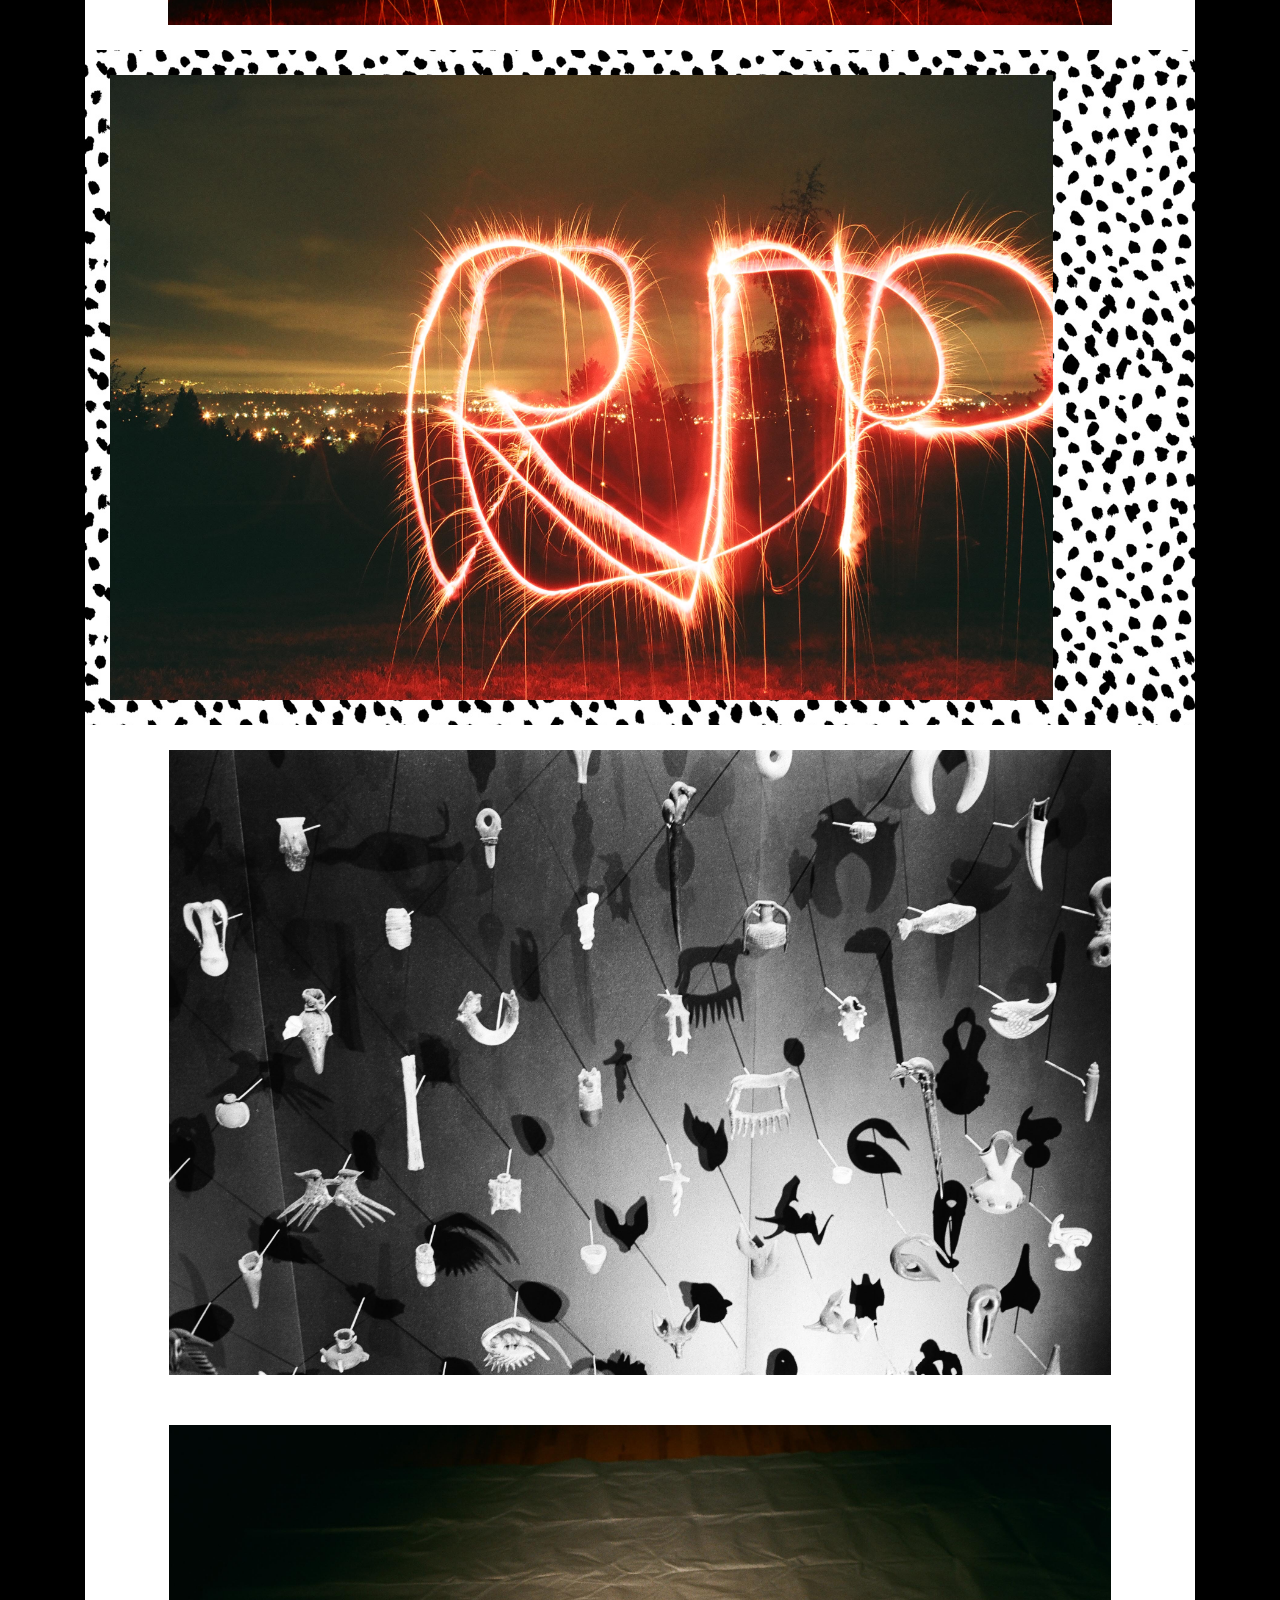
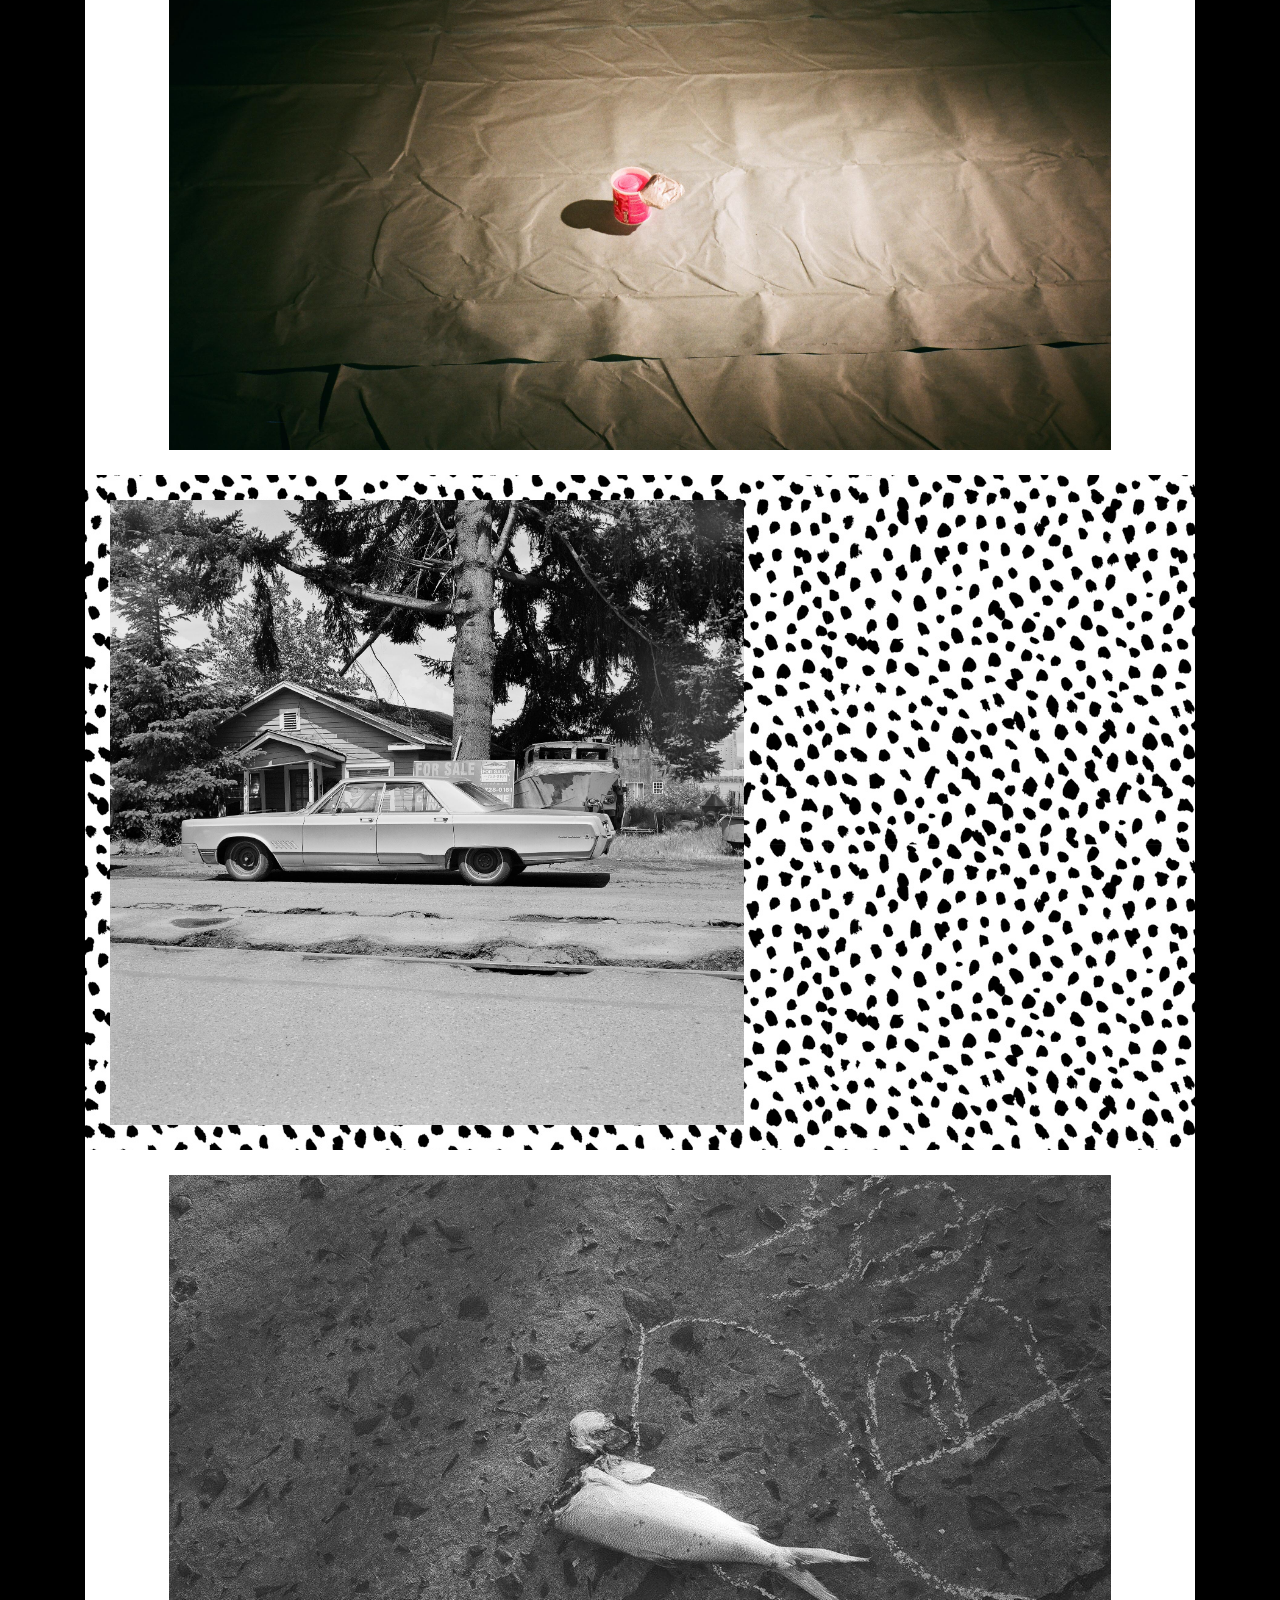
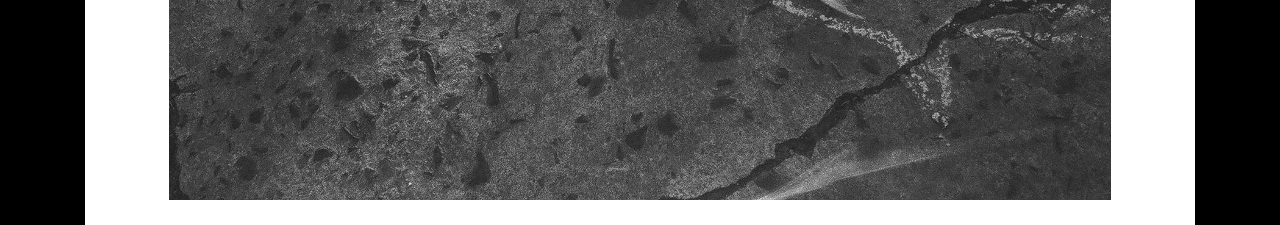
<file: thing.html>
<!DOCTYPE html>
<html>
  <head>

    <meta charset="utf-8">
    <meta name="viewport" content="width=device-width, initial-scale=1">
    <link rel="stylesheet" href="https://maxcdn.bootstrapcdn.com/bootstrap/3.3.7/css/bootstrap.min.css" integrity="sha384-BVYiiSIFeK1dGmJRAkycuHAHRg32OmUcww7on3RYdg4Va+PmSTsz/K68vbdEjh4u" crossorigin="anonymous">
    <link href="https://fonts.googleapis.com/css?family=Libre+Baskerville" rel="stylesheet">
    <link rel="stylesheet" href="css/slick.css">
    <link rel="stylesheet" href="css/slick-theme.css">
    <link rel="stylesheet" href="css/styles.css">
    <script
    src="https://code.jquery.com/jquery-3.1.1.js"
    integrity="sha256-16cdPddA6VdVInumRGo6IbivbERE8p7CQR3HzTBuELA="
    crossorigin="anonymous"></script>
    <script type="text/javascript" src="js/slick.min.js"></script>
    <script src="js/jquery.backstretch.min.js"> </script>
    <title>JP HER</title>
  </head>
  <body>
    <div class="loader"></div>
    <div class="thing-wrap">
    <div id="menu_display" class="container-fluid">
      <div class="container">
        <div class="row">
          <div class="col-xs-12">
            <img id="menu_close" class="img-responsive" src="img/x.png" alt="close">
          </div>
        </div>
        <div class="row ">
          <div class="col-sm-12 menu-row">
            <ol id="menu">
              <li><a href="people.html">PERSON</a></li>
              <li><a href="place.html">PLACE</a></li>
              <li><a href="thing.html">THING</a></li>
              <li><a href="client.html">CLIENT</a></li>
              <li><a href="about.html">ABOUT</a></li>
            </ol>
          </div>
        </div>
        <div class="row">

        </div>

      </div>  <!-- END CONTAINER -->
    </div> <!-- END FLUID CONTAINER -->


    <header class="container-fluid">
      <div class="container">
        <div class="row nav-row">
          <div class="col-xs-12">
            <h1 class="logo"><a href="index.html">JPH</a></h1>
            <img id="camera_menu_click" class="img-responsive" src="img/camera_icon.png" alt="camera">
          </div>
        </div>
      </div>
    </header>

    <div class="container"> <!-- MAIN CONTENT PEOPLE -->
      <div class="col-sm-12">
        <div class="people">
          <div class="photo photo1">
            <img class="img-responsive" src="img/thing/07990004.jpg" alt="">
          </div>
          <div class="photo photo2">
            <img class="img-responsive" src="img/thing/23290011.jpg" alt="">
          </div>
          <div class="photo photo1">
            <img class="img-responsive" src="img/thing/23290038.jpg" alt="">
          </div>
          <div class="photo photo2">
            <img class="img-responsive" src="img/thing/36980014.jpg" alt="">
          </div>
          <div class="photo photo1">
            <img class="img-responsive" src="img/thing/37020004.jpg" alt="">
          </div>
          <div class="photo photo2">
            <img class="img-responsive" src="img/thing/37020011.jpg" alt="">
          </div>
          <div class="photo photo1">
            <img class="img-responsive" src="img/thing/50080010.jpg" alt="">
          </div>
          <div class="photo photo2">
            <img class="img-responsive" src="img/thing/50080012.jpg" alt="">
          </div>
          <div class="photo photo1">
            <img class="img-responsive" src="img/thing/52640010.jpg" alt="">
          </div>
          <div class="photo photo1">
            <img class="img-responsive" src="img/thing/92100034.jpg" alt="">
          </div>
          <div class="photo photo2">
            <img class="img-responsive" src="img/thing/94860003.jpg" alt="">
          </div>
          <div class="photo photo1">
            <img class="img-responsive" src="img/thing/94870016.jpg" alt="">
          </div>
        </div>
      </div>

    </div>

  </div>
  <script src="js/scripts.js"> </script>

  </body>
</html>
</file>
<file: css/styles.css>
html {
  background-color: black;
}
body {
  font-family: 'Raleway', sans-serif;
  -webkit-font-smoothing: antialiased;

}

.index-wrap {
  background-size: cover;
  background-repeat: no-repeat;
  height: 100vh;
  position: abolute;
  overflow: hidden;
}


div.col-xs-12 {
  display: block;
}



header h1 {
  display: inline-block;
  font-size: 5rem;
  font-style: italic;
  z-index: 5000;
  padding-left: 25px;
  margin-bottom: 25px;
}

a {
  color: white;
  transition: .5s;
}

a:hover {
  color: white;
  text-decoration: none;
  opacity: .65;
}

ul {
  padding: 0;
  display: inline-block;
}


header h3 {
  display: block;
  text-align: left;
}

/* MENU STYLES */

#camera_menu_click {
  display: inline-block;
  margin: 20px 0 10px 0;
  padding-right: 0;
  height: 37.5px;
  float: right;
}

#camera_menu_click:hover {
  cursor: pointer;
  opacity: .65;
}

#menu_display {
  height: 100vh;
  width: 100vw;
  display: none;
  z-index: 500;
  background-color: black;
  opacity: .85;
  color: white;
  position: absolute;
}

ol#menu {
  padding: 0;
  display: flex;
  flex-direction: column;
  justify-content: space-around;
}

ol#menu li {
  display: block;
  padding-top: 10px;
  position: relative;
  text-align: right;
  left: 10px;
  /*padding-left: 25px;*/
}

ol#menu li a {
  color: white;
  font-size: 3rem;
  position: relative;
  right: 6px;
}

#menu_close {
  display: block;
  margin: 20px 0 10px 0;
  padding-right: 0;

  height: 37.5px;
  float: right;
}

#menu_close:hover {
  cursor: pointer;
}

.menu-row {
  margin-top: 50px;
  display: flex;
  justify-content: flex-start;
  align-items: center;
  height: 100%;
  padding-left: 0;
}

.photo {
  height: 75vh;
}

/* ---- PEOPLE . HTML STYLINGS --*/

.people-wrap a {
  color: white;
}

.people-wrap a:hover {
  color: #81f1e3;
}

.people-wrap div.col-sm-12 {
  padding: 0;
}

.people-wrap {
  background: black;
  background-repeat: no-repeat;
  background-size: cover;
  height: 100vh;
}

.photo img {
  height: 100%;
  width: auto;
}

.photo1 {
  background-color: white;
  padding: 25px 25px;
}

.photo1 img {
  margin: 0 auto;
}
.photo2 {
  background: url('../img/speckles.jpg');
  background-repeat: no-repeat;
  background-size: cover;
  padding: 25px 25px;
}

.people {
  margin-top: 25px;
  position: relative;
}

.people-wrap button.slick-next:before,
.people-wrap button.slick-prev:before {
  color: white;
}


/* ---- PLACE . HTML STYLINGS --*/

.place-wrap {
  background-color: black;
  height: 100vh;
}

.place-wrap a {
  color: white;
}

.place-wrap a:hover {
  opacity: 1;
}
/*

.place-wrap div.col-sm-12 {
  padding: 0;
}

.place-wrap button.slick-next:before,
.place-wrap button.slick-prev:before {
  color: blue;
}

.place-wrap .photo2 {
  background: blue;

  background-color: blue;
}

.place-wrap .photo1 {
  background-color: rgba(0,0,255, .65);
/*}

/* ---- THING . HTML STYLINGS --*/


.thing-wrap {
  background-color: black;
  height: 100vh;
}

.thing-wrap a {
  color: white;

}

.thing-wrap a:hover {
  opacity: 1;
}
/*
.thing-wrap div.col-sm-12 {
  padding: 0;
}

.thing-wrap button.slick-next:before,
.thing-wrap button.slick-prev:before {
  color: rgb(0,153,0);
}

.thing-wrap .photo2 {
  background: green;
}

.thing-wrap .photo1 {
  background-color: rgba(0,153,0, .65);
}*/

/* ---- CLIENT . HTML STYLINGS --*/


.client-wrap {
  background-color: black;
  height: 100vh;
}

.client-wrap a {
  color: white;
}


/*

.client-wrap div.col-sm-12 {
  padding: 0;
}

.client-wrap button.slick-next:before,
.client-wrap button.slick-prev:before {
  color: rgb(0,0,0);
}

.client-wrap .photo2 {
  background: black;
}

.client-wrap .photo1 {
  background-color: rgba(0,0,0, .65);
}*/

/* ---- ABOUT . HTML STYLINGS --*/

.about-wrap {
  background-color: black;
  height: 100vh;
}

.about-wrap .row-about {
  margin-top: 0px;
}

.about-wrap h3:nth-child(2) {
  margin-top: 25px;
  display: inline-block;
}
.about-wrap h3,
.about-wrap h4 {
  margin: 0;
}

.about-wrap h3:nth-child(4) {
  padding-bottom: 10px;
  border-bottom: 4px solid white;
}



.about-wrap div.container,
.about-wrap .col-sm-6 {
  padding: 0;
}

.about-wrap #camera_menu_click {
  display: inline-block;
}

.about-wrap p {
  color: white;
  padding-right: 25px;
}

.about-wrap a {
  color: white;
}

.about-wrap a:hover {
  opacity: red;
}

.about-wrap div.col-sm-12 {
  padding: 0;
}

.about-wrap div.col-sm-6.jrock {
  padding: 0;
  height: 75vh;
}

img.mail {
  display: inline-block;
  float: right;
  position: relative;
  top: -50px;
  right: 2px;
  height: 35px;
}

img.mail:hover {
  cursor: pointer;
}

img.social {
  padding-top: 10px;
  margin-bottom: 10px;
  margin-right: 20px;
  height: 35px;
  display: inline-block;
}

.social-row {
  position: relative;
  top: -30px;
  padding: 0;
}

.about-wrap h4 {
  display: inline-block;
  padding-top: 25px;
  border-bottom: 2px solid white;
  margin-bottom: 15px;
  color: white;
}

ul#feature-link {
  color: white;
  list-style: none;
}

ul#feature-link li {
  padding: 8px 0;
}

.loader {
	position: fixed;
	left: 0px;
	top: 0px;
	width: 100%;
	height: 100%;
	z-index: 9999;
	background: rgb(0,0,0);
}



@media screen and (max-width: 768px) {

  ol#menu li {
    /*right: 0;
    /*padding-left: 50px;
    padding-top: 15px*/
    position: relative;
    text-align: right;
    left: 50px;
  }

  ol#menu li a {
    color: white;
    font-size: 2.5rem;
    }

  .people {
    margin: 0 35px;
  }

  #menu_display {
    padding: 0;
  }
/*
  .about-wrap {
    padding: 0 8%;
  }*/

  div.col-xs-6 {
    padding: 0;
  }

  .about-wrap p {
    position: relative;
    font-size: 1.7rem;
    padding: 0;
    top: 15px;
  }

  .social-row {

    top: 0;
    margin-bottom: 50px;
    }
  }


}
</file>
